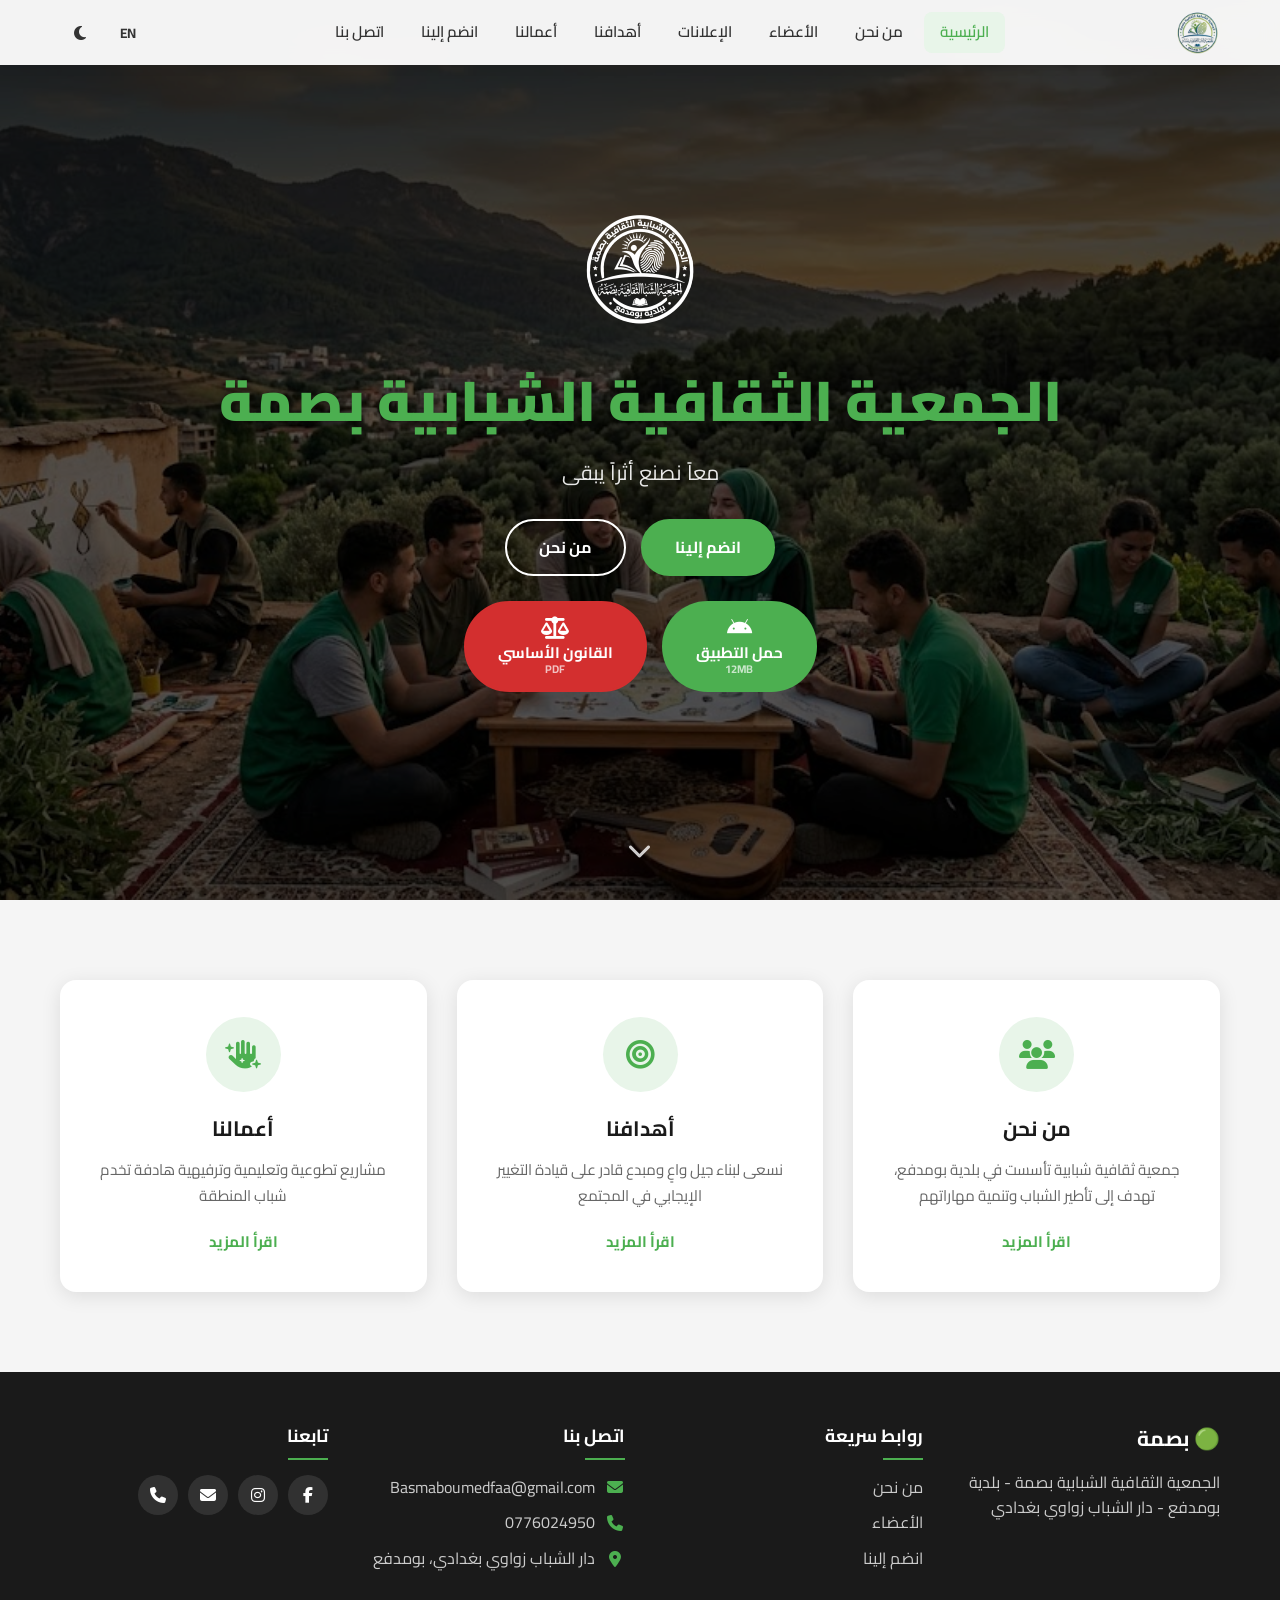
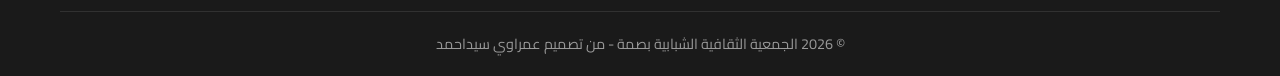
<file: index.html>
<!DOCTYPE html>
<html lang="ar" dir="rtl">
<head>
    <meta charset="UTF-8">
    <meta name="viewport" content="width=device-width, initial-scale=1.0">
    <meta name="description" content="الجمعية الثقافية الشبابية بصمة - جمعية شبابية ببلدية بومدفع">
    
    <!-- Favicon -->
    <link rel="icon" type="image/x-icon" href="photos/favicon.ico">
    
    <title>الجمعية الثقافية الشبابية بصمة | Basma</title>
    
    <!-- Styles -->
    <link rel="stylesheet" href="css/style.css">
    <link rel="stylesheet" href="css/dark-mode.css" id="dark-mode-style" disabled>
    
    <!-- Font Awesome -->
    <link rel="stylesheet" href="https://cdnjs.cloudflare.com/ajax/libs/font-awesome/6.5.1/css/all.min.css">
    
    <!-- Google Fonts -->
    <link href="https://fonts.googleapis.com/css2?family=Cairo:wght@300;400;600;700;900&display=swap" rel="stylesheet">
</head>
<body>
    
    <!-- ========== شريط التنقل ========== -->
    <nav class="navbar" id="navbar">
        <div class="nav-container">
            
            <!-- الشعار -->
            <a href="index.html" class="nav-logo">
                <img src="photos/logo.png" alt="بصمة" class="logo-img" onerror="this.style.display='none'; this.nextElementSibling.style.display='flex';">
                <span class="logo-text-fallback">🟢 بصمة</span>
            </a>
            
            <!-- روابط التنقل -->
            <ul class="nav-menu" id="navMenu">
                <li><a href="index.html" class="nav-link active" data-translate="home">الرئيسية</a></li>
                <li><a href="about.html" class="nav-link" data-translate="about">من نحن</a></li>
                <li><a href="members.html" class="nav-link" data-translate="members">الأعضاء</a></li>
                <li><a href="announcements.html" class="nav-link" data-translate="announcements">الإعلانات</a></li>
                <li><a href="goals.html" class="nav-link" data-translate="goals">أهدافنا</a></li>
                <li><a href="projects.html" class="nav-link" data-translate="projects">أعمالنا</a></li>
                <li><a href="join.html" class="nav-link" data-translate="join">انضم إلينا</a></li>
                <li><a href="contact.html" class="nav-link" data-translate="contact">اتصل بنا</a></li>
            </ul>
            
            <!-- أزرار التحكم -->
            <div class="nav-controls">
                <!-- زر الترجمة -->
                <button class="control-btn lang-btn" id="langToggle" title="Switch to English">
                    <span class="lang-text">EN</span>
                </button>
                
                <!-- زر الوضع الليلي -->
                <button class="control-btn dark-btn" id="darkToggle" title="الوضع الليلي">
                    <i class="fas fa-moon"></i>
                </button>
                
                <!-- زر القائمة للجوال -->
                <button class="control-btn menu-btn" id="menuToggle">
                    <i class="fas fa-bars"></i>
                </button>
            </div>
            
        </div>
    </nav>
    
    <!-- ========== الواجهة الرئيسية ========== -->
    <section class="hero" id="hero">
        <!-- صورة الخلفية -->
        <div class="hero-bg"></div>
        <!-- طبقة شفافة سوداء -->
        <div class="hero-overlay"></div>
        
        <!-- محتوى الواجهة -->
        <div class="hero-content">
            <!-- شعار الجمعية -->
            <div class="hero-logo-wrapper">
                <img src="photos/logo.png" alt="شعار بصمة" class="hero-logo" onerror="this.style.display='none';">
            </div>
            
            <!-- اسم الجمعية بالأخضر -->
            <h1 class="hero-title">
                <span class="title-main" data-translate="association_full_name">الجمعية الثقافية الشبابية بصمة</span>
            </h1>
            
            <!-- شعار مختصر -->
            <p class="hero-subtitle" data-translate="hero_tagline">معاً نصنع أثراً يبقى</p>
            
            <!-- أزرار الدعوة -->
            <div class="hero-buttons">
                <a href="join.html" class="btn btn-primary" data-translate="join">انضم إلينا</a>
                <a href="about.html" class="btn btn-outline" data-translate="about">من نحن</a>
            </div>
            
            <!-- أزرار التحميل -->
            <div class="hero-downloads">
                <a href="basmav1.APK" download class="btn btn-download">
                    <i class="fab fa-android"></i>
                    <span>
                        <span class="download-title" data-translate="download_app">حمل التطبيق</span>
                        <span class="download-size">12MB</span>
                    </span>
                </a>
                
                <a href="law.pdf" target="_blank" class="btn btn-download pdf-btn">
                    <i class="fas fa-balance-scale"></i>
                    <span>
                        <span class="download-title" data-translate="download_law">القانون الأساسي</span>
                        <span class="download-size">PDF</span>
                    </span>
                </a>
            </div>
        </div>
        
        <!-- سهم التمرير -->
        <div class="scroll-down">
            <a href="#cards-section">
                <i class="fas fa-chevron-down"></i>
            </a>
        </div>
    </section>
    
    <!-- ========== قسم النوافذ الثلاثة ========== -->
    <section class="cards-section" id="cards-section">
        <div class="container">
            <div class="cards-grid">
                
                <!-- نافذة 1: من نحن -->
                <div class="info-card">
                    <div class="card-icon"><i class="fas fa-users"></i></div>
                    <h3 class="card-title" data-translate="about">من نحن</h3>
                    <p class="card-text" data-translate="about_brief">جمعية ثقافية شبابية تأسست في بلدية بومدفع، تهدف إلى تأطير الشباب وتنمية مهاراتهم</p>
                    <a href="about.html" class="card-link" data-translate="read_more">اقرأ المزيد <i class="fas fa-arrow-left"></i></a>
                </div>
                
                <!-- نافذة 2: أهدافنا -->
                <div class="info-card">
                    <div class="card-icon"><i class="fas fa-bullseye"></i></div>
                    <h3 class="card-title" data-translate="goals">أهدافنا</h3>
                    <p class="card-text" data-translate="goals_brief">نسعى لبناء جيل واعٍ ومبدع قادر على قيادة التغيير الإيجابي في المجتمع</p>
                    <a href="goals.html" class="card-link" data-translate="read_more">اقرأ المزيد <i class="fas fa-arrow-left"></i></a>
                </div>
                
                <!-- نافذة 3: أعمالنا -->
                <div class="info-card">
                    <div class="card-icon"><i class="fas fa-hand-sparkles"></i></div>
                    <h3 class="card-title" data-translate="projects">أعمالنا</h3>
                    <p class="card-text" data-translate="projects_brief">مشاريع تطوعية وتعليمية وترفيهية هادفة تخدم شباب المنطقة</p>
                    <a href="projects.html" class="card-link" data-translate="read_more">اقرأ المزيد <i class="fas fa-arrow-left"></i></a>
                </div>
                
            </div>
        </div>
    </section>
    
    <!-- ========== تذييل الصفحة ========== -->
    <footer class="footer">
        <div class="container">
            <div class="footer-content">
                
                <!-- شعار ونبذة -->
                <div class="footer-col">
                    <h3 class="footer-logo">🟢 بصمة</h3>
                    <p data-translate="footer_desc">الجمعية الثقافية الشبابية بصمة - بلدية بومدفع - دار الشباب زواوي بغدادي</p>
                </div>
                
                <!-- روابط سريعة -->
                <div class="footer-col">
                    <h4 data-translate="quick_links">روابط سريعة</h4>
                    <ul>
                        <li><a href="about.html" data-translate="about">من نحن</a></li>
                        <li><a href="members.html" data-translate="members">الأعضاء</a></li>
                        <li><a href="join.html" data-translate="join">انضم إلينا</a></li>
                    </ul>
                </div>
                
                <!-- معلومات التواصل -->
                <div class="footer-col">
                    <h4 data-translate="contact_us">اتصل بنا</h4>
                    <ul class="contact-list">
                        <li>
                            <i class="fas fa-envelope"></i>
                            <a href="mailto:Basmaboumedfaa@gmail.com">Basmaboumedfaa@gmail.com</a>
                        </li>
                        <li>
                            <i class="fas fa-phone"></i>
                            <a href="tel:+213776024950">0776024950</a>
                        </li>
                        <li>
                            <i class="fas fa-map-marker-alt"></i>
                            <span data-translate="address">دار الشباب زواوي بغدادي، بومدفع</span>
                        </li>
                    </ul>
                </div>
                
                <!-- وسائل التواصل -->
                <div class="footer-col">
                    <h4 data-translate="follow_us">تابعنا</h4>
                    <div class="social-links">
                        <a href="https://www.facebook.com/profile.php?id=61591157512595" class="social-link" target="_blank" rel="noopener"><i class="fab fa-facebook-f"></i></a>
                        <a href="https://www.instagram.com/basma_boumedfaa/" class="social-link" target="_blank" rel="noopener"><i class="fab fa-instagram"></i></a>
                        <a href="mailto:Basmaboumedfaa@gmail.com" class="social-link"><i class="fas fa-envelope"></i></a>
                        <a href="tel:+213776024950" class="social-link"><i class="fas fa-phone"></i></a>
                    </div>
                </div>
                
            </div>
            
            <!-- الحقوق -->
            <div class="footer-bottom">
                <p>&copy; <span id="year"></span> <span data-translate="association_full_name">الجمعية الثقافية الشبابية بصمة</span> - <span data-translate="rights">جميع الحقوق محفوظة</span></p>
            </div>
        </div>
    </footer>
    
    <!-- زر العودة للأعلى -->
    <button class="scroll-top-btn" id="scrollTopBtn" title="العودة للأعلى">
        <i class="fas fa-chevron-up"></i>
    </button>
    
    <!-- ملفات الجافاسكريبت -->
    <script src="js/translations.js"></script>
    <script src="js/dark-mode.js"></script>
    <script src="js/script.js"></script>
</body>
</html>
</file>
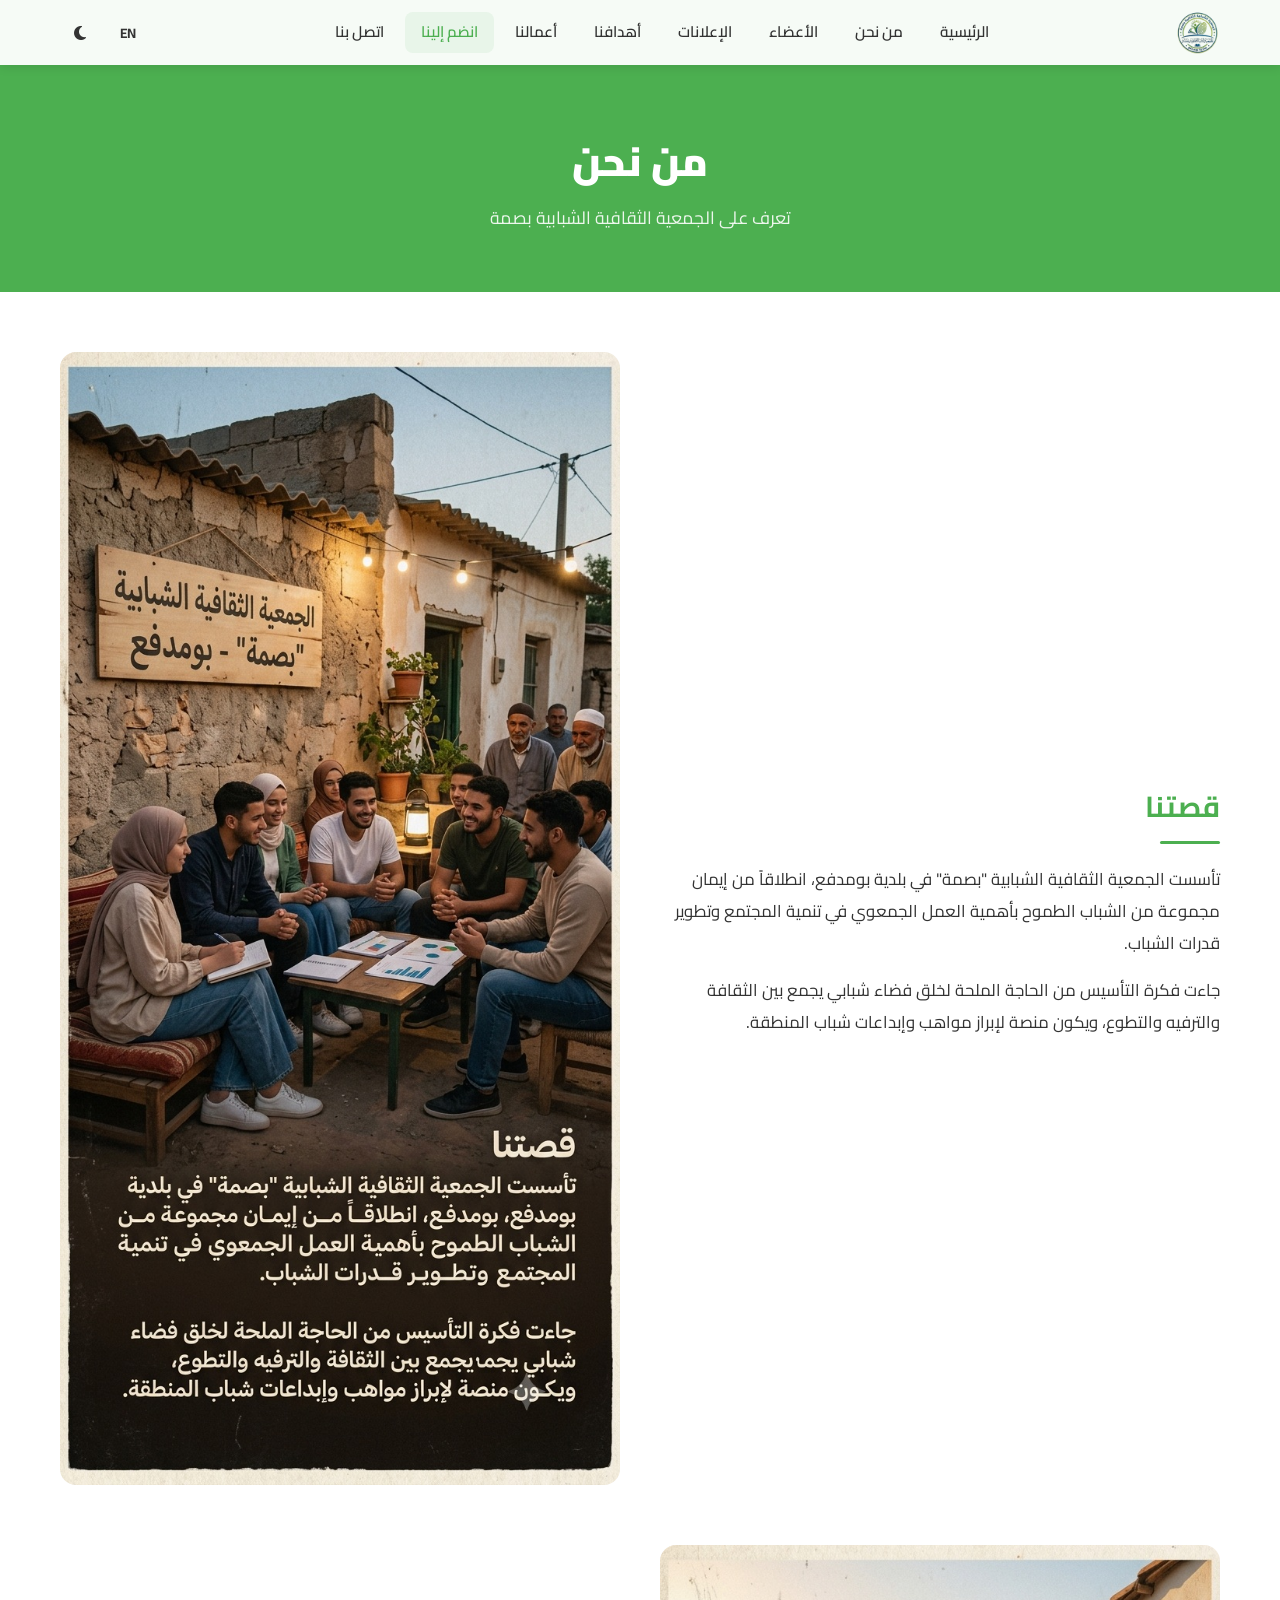
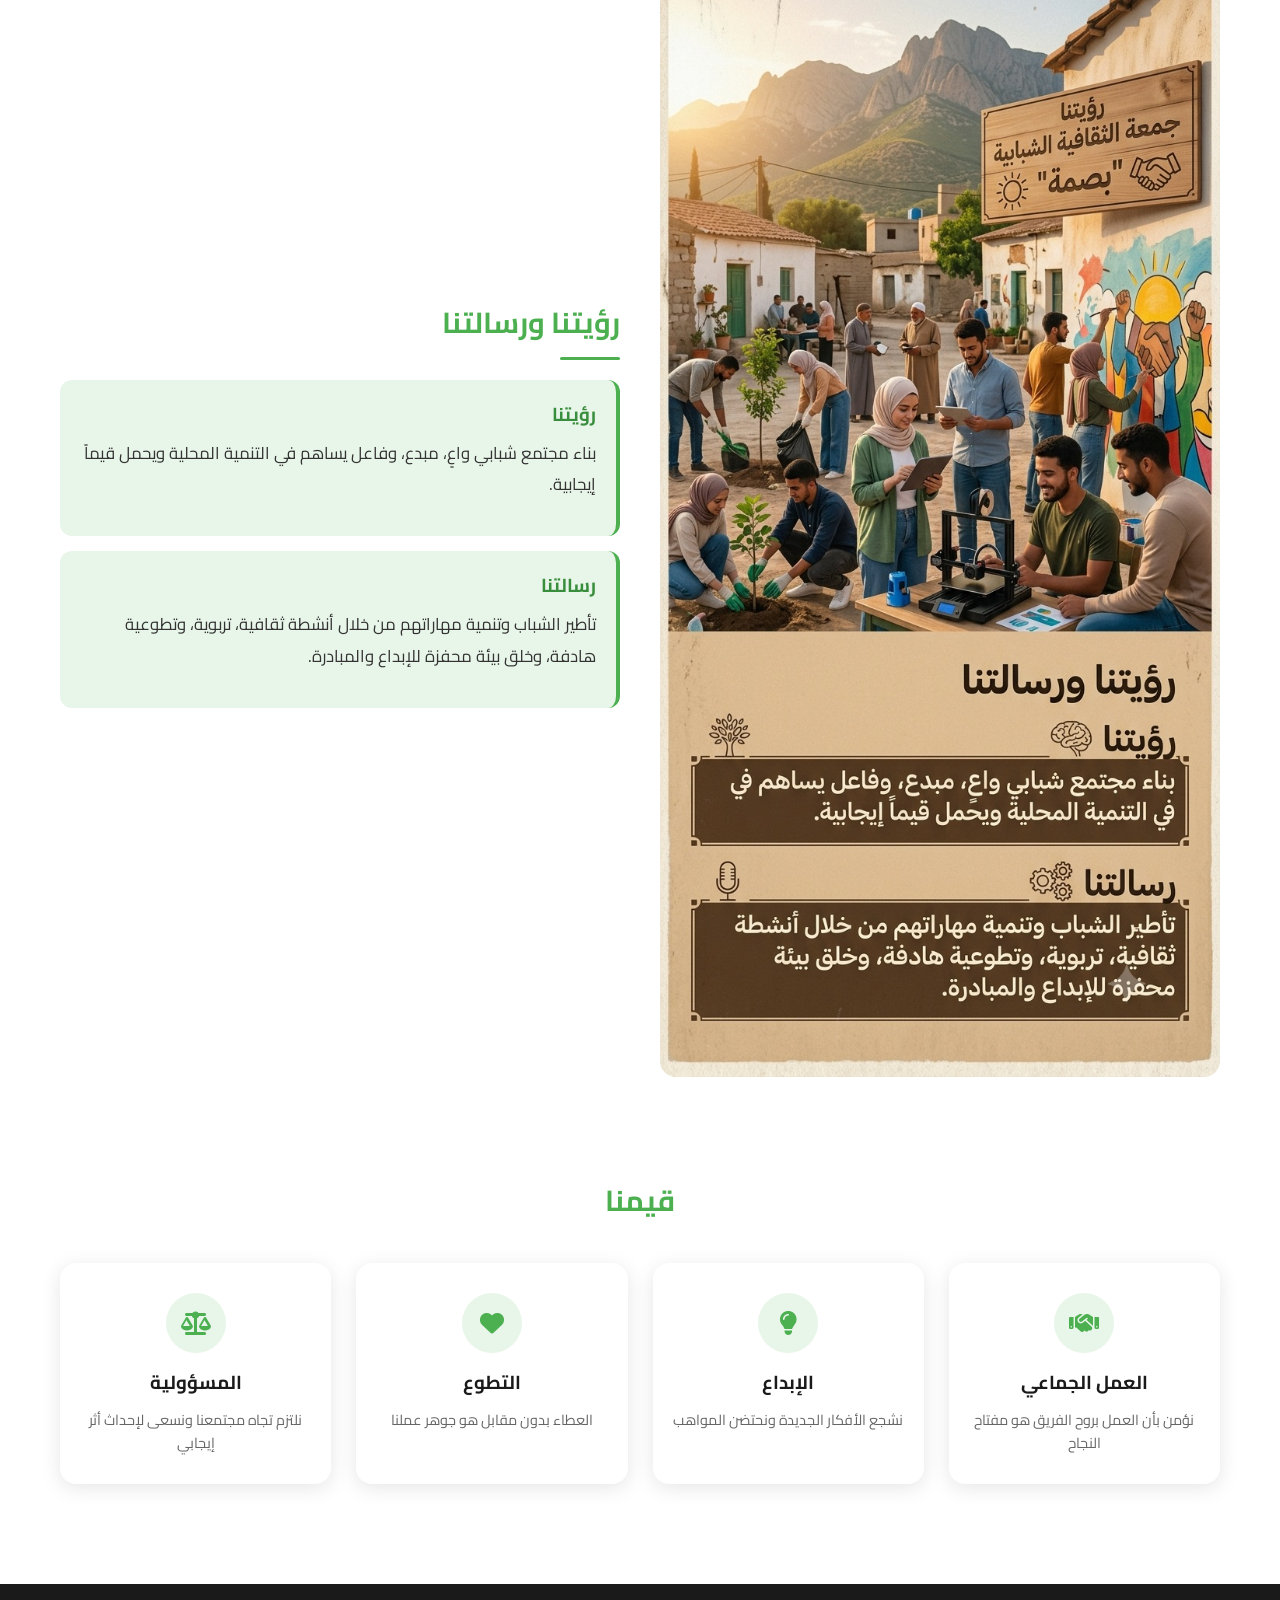
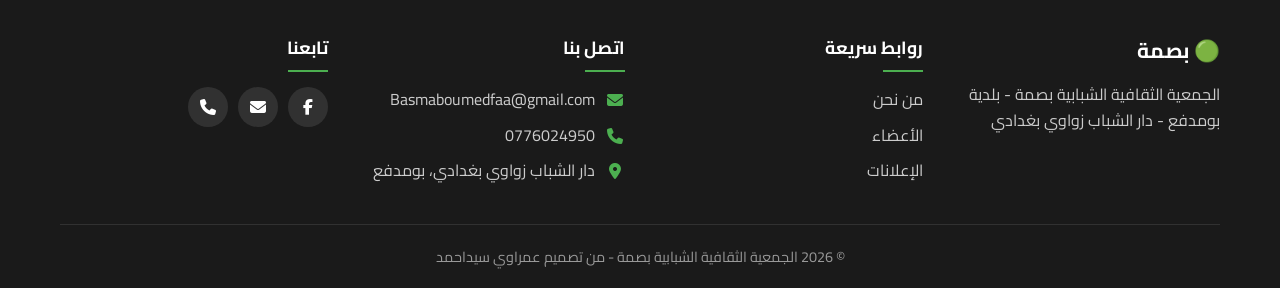
<file: about.html>
<!DOCTYPE html>
<html lang="ar" dir="rtl">
<head>
    <meta charset="UTF-8">
    <meta name="viewport" content="width=device-width, initial-scale=1.0">
    <title>من نحن | الجمعية الثقافية الشبابية بصمة</title>
    
    <link rel="icon" type="image/x-icon" href="photos/favicon.ico">
    <link rel="stylesheet" href="css/style.css">
    <link rel="stylesheet" href="css/dark-mode.css" id="dark-mode-style" disabled>
    <link rel="stylesheet" href="https://cdnjs.cloudflare.com/ajax/libs/font-awesome/6.5.1/css/all.min.css">
    <link href="https://fonts.googleapis.com/css2?family=Cairo:wght@300;400;600;700;900&display=swap" rel="stylesheet">
</head>
<body>
    
    <!-- ========== شريط التنقل ========== -->
    <nav class="navbar" id="navbar">
        <div class="nav-container">
            <a href="index.html" class="nav-logo">
                <img src="photos/logo.png" alt="بصمة" class="logo-img" onerror="this.style.display='none'; this.nextElementSibling.style.display='flex';">
                <span class="logo-text-fallback">🟢 بصمة</span>
            </a>
            
            <ul class="nav-menu" id="navMenu">
                <li><a href="index.html" class="nav-link" data-translate="home">الرئيسية</a></li>
                <li><a href="about.html" class="nav-link" data-translate="about">من نحن</a></li>
                <li><a href="members.html" class="nav-link" data-translate="members">الأعضاء</a></li>
                <li><a href="announcements.html" class="nav-link" data-translate="announcements">الإعلانات</a></li>
                <li><a href="goals.html" class="nav-link" data-translate="goals">أهدافنا</a></li>
                <li><a href="projects.html" class="nav-link" data-translate="projects">أعمالنا</a></li>
                <li><a href="join.html" class="nav-link active" data-translate="join">انضم إلينا</a></li>
                <li><a href="contact.html" class="nav-link" data-translate="contact">اتصل بنا</a></li>
            </ul>
            
            <div class="nav-controls">
                <button class="control-btn lang-btn" id="langToggle" title="Switch to English">
                    <span class="lang-text">EN</span>
                </button>
                <button class="control-btn dark-btn" id="darkToggle" title="الوضع الليلي">
                    <i class="fas fa-moon"></i>
                </button>
                <button class="control-btn menu-btn" id="menuToggle">
                    <i class="fas fa-bars"></i>
                </button>
            </div>
        </div>
    </nav>
    
    <!-- ========== رأس الصفحة ========== -->
    <section class="page-header">
        <div class="container">
            <h1 class="page-title" data-translate="about_title">من نحن</h1>
            <p class="page-subtitle" data-translate="about_subtitle">تعرف على الجمعية الثقافية الشبابية بصمة</p>
        </div>
    </section>
    
    <!-- ========== المحتوى ========== -->
    <section class="about-content-section">
        <div class="container">
            
            <!-- قصة التأسيس -->
            <div class="about-block">
                <div class="about-text">
                    <h2 data-translate="our_story">قصتنا</h2>
                    <p data-translate="story_text_1">
                        تأسست الجمعية الثقافية الشبابية "بصمة" في بلدية بومدفع، انطلاقاً من إيمان مجموعة من الشباب الطموح
                        بأهمية العمل الجمعوي في تنمية المجتمع وتطوير قدرات الشباب.
                    </p>
                    <p data-translate="story_text_2">
                        جاءت فكرة التأسيس من الحاجة الملحة لخلق فضاء شبابي يجمع بين الثقافة والترفيه والتطوع،
                        ويكون منصة لإبراز مواهب وإبداعات شباب المنطقة.
                    </p>
                </div>
                <div class="about-image">
                    <img src="photos/about-story.jpg" alt="قصة التأسيس" onerror="this.style.display='none'; this.nextElementSibling.style.display='flex';">
                    <div class="about-image-placeholder" style="display:none;">
                        <i class="fas fa-book-open"></i>
                    </div>
                </div>
            </div>
            
            <!-- الرؤية والرسالة -->
            <div class="about-block reverse">
                <div class="about-text">
                    <h2 data-translate="vision_mission">رؤيتنا ورسالتنا</h2>
                    <div class="vision-box">
                        <h3 data-translate="vision">رؤيتنا</h3>
                        <p data-translate="vision_text">
                            بناء مجتمع شبابي واعٍ، مبدع، وفاعل يساهم في التنمية المحلية ويحمل قيماً إيجابية.
                        </p>
                    </div>
                    <div class="mission-box">
                        <h3 data-translate="mission">رسالتنا</h3>
                        <p data-translate="mission_text">
                            تأطير الشباب وتنمية مهاراتهم من خلال أنشطة ثقافية، تربوية، وتطوعية هادفة،
                            وخلق بيئة محفزة للإبداع والمبادرة.
                        </p>
                    </div>
                </div>
                <div class="about-image">
                    <img src="photos/about-vision.jpg" alt="الرؤية والرسالة" onerror="this.style.display='none'; this.nextElementSibling.style.display='flex';">
                    <div class="about-image-placeholder" style="display:none;">
                        <i class="fas fa-eye"></i>
                    </div>
                </div>
            </div>
            
            <!-- القيم -->
            <div class="values-section">
                <h2 class="section-title" data-translate="our_values">قيمنا</h2>
                <div class="values-grid">
                    <div class="value-card">
                        <div class="value-icon"><i class="fas fa-handshake"></i></div>
                        <h3 data-translate="value1_title">العمل الجماعي</h3>
                        <p data-translate="value1_text">نؤمن بأن العمل بروح الفريق هو مفتاح النجاح</p>
                    </div>
                    <div class="value-card">
                        <div class="value-icon"><i class="fas fa-lightbulb"></i></div>
                        <h3 data-translate="value2_title">الإبداع</h3>
                        <p data-translate="value2_text">نشجع الأفكار الجديدة ونحتضن المواهب</p>
                    </div>
                    <div class="value-card">
                        <div class="value-icon"><i class="fas fa-heart"></i></div>
                        <h3 data-translate="value3_title">التطوع</h3>
                        <p data-translate="value3_text">العطاء بدون مقابل هو جوهر عملنا</p>
                    </div>
                    <div class="value-card">
                        <div class="value-icon"><i class="fas fa-balance-scale"></i></div>
                        <h3 data-translate="value4_title">المسؤولية</h3>
                        <p data-translate="value4_text">نلتزم تجاه مجتمعنا ونسعى لإحداث أثر إيجابي</p>
                    </div>
                </div>
            </div>
            
        </div>
    </section>
    
    <!-- ========== تذييل ========== -->
    <footer class="footer">
        <div class="container">
            <div class="footer-content">
                <div class="footer-col">
                    <h3 class="footer-logo">🟢 بصمة</h3>
                    <p data-translate="footer_desc">الجمعية الثقافية الشبابية بصمة - بلدية بومدفع - دار الشباب زواوي بغدادي</p>
                </div>
                <div class="footer-col">
                    <h4 data-translate="quick_links">روابط سريعة</h4>
                    <ul>
                        <li><a href="about.html" data-translate="about">من نحن</a></li>
                        <li><a href="members.html" data-translate="members">الأعضاء</a></li>
                        <li><a href="announcements.html" data-translate="announcements">الإعلانات</a></li>
                    </ul>
                </div>
                <div class="footer-col">
                    <h4 data-translate="contact_us">اتصل بنا</h4>
                    <ul class="contact-list">
                        <li><i class="fas fa-envelope"></i> <a href="mailto:Basmaboumedfaa@gmail.com">Basmaboumedfaa@gmail.com</a></li>
                        <li><i class="fas fa-phone"></i> <a href="tel:+213776024950">0776024950</a></li>
                        <li><i class="fas fa-map-marker-alt"></i> <span data-translate="address">دار الشباب زواوي بغدادي، بومدفع</span></li>
                    </ul>
                </div>
                <div class="footer-col">
                    <h4 data-translate="follow_us">تابعنا</h4>
                    <div class="social-links">
                        <a href="https://www.facebook.com/profile.php?id=61591157512595" class="social-link" target="_blank" rel="noopener"><i class="fab fa-facebook-f"></i></a>
                        <a href="mailto:Basmaboumedfaa@gmail.com" class="social-link"><i class="fas fa-envelope"></i></a>
                        <a href="tel:+213776024950" class="social-link"><i class="fas fa-phone"></i></a>
                    </div>
                </div>
            </div>
            <div class="footer-bottom">
                <p>&copy; <span id="year"></span> <span data-translate="association_full_name">الجمعية الثقافية الشبابية بصمة</span> - <span data-translate="rights">جميع الحقوق محفوظة</span></p>
            </div>
        </div>
    </footer>
    
    <button class="scroll-top-btn" id="scrollTopBtn"><i class="fas fa-chevron-up"></i></button>
    
    <script src="js/translations.js"></script>
    <script src="js/dark-mode.js"></script>
    <script src="js/script.js"></script>
</body>
</html>
</file>
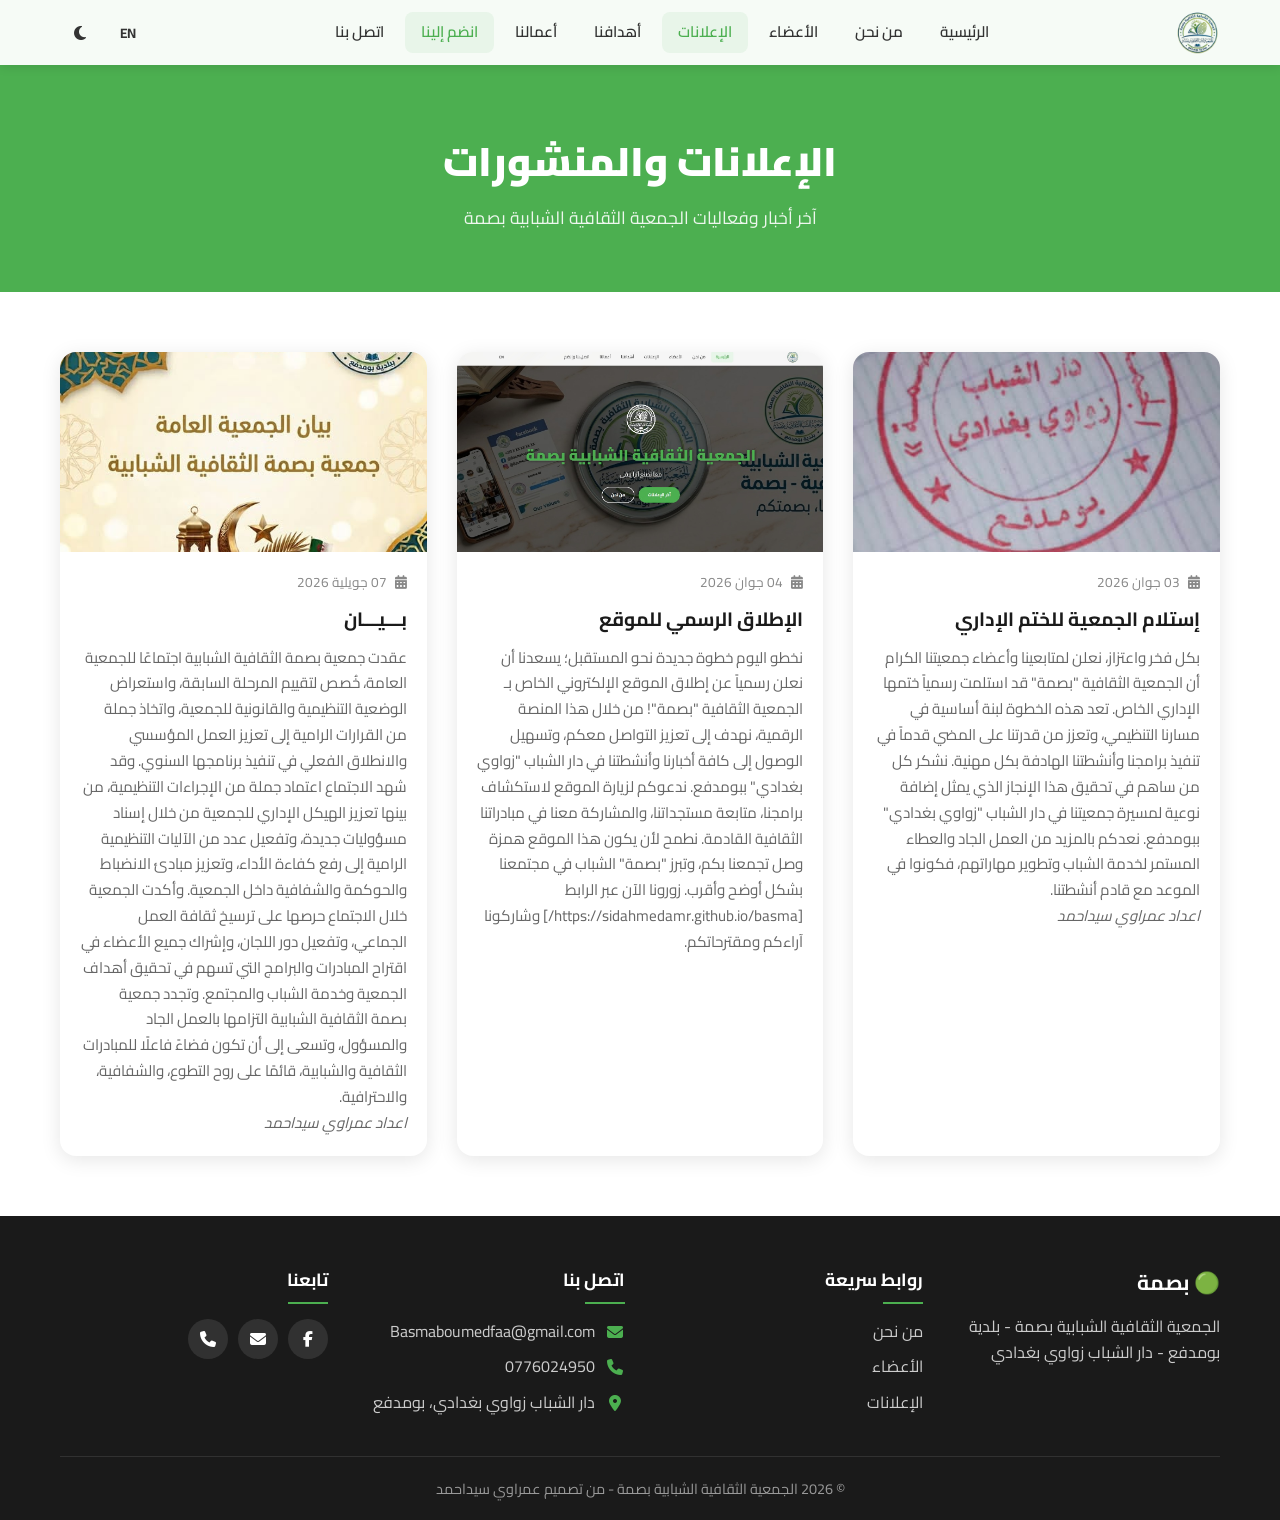
<file: announcements.html>
<!DOCTYPE html>
<html lang="ar" dir="rtl">
<head>
    <meta charset="UTF-8">
    <meta name="viewport" content="width=device-width, initial-scale=1.0">
    <title>الإعلانات | الجمعية الثقافية الشبابية بصمة</title>
    
    <link rel="icon" type="image/x-icon" href="photos/favicon.ico">
    <link rel="stylesheet" href="css/style.css">
    <link rel="stylesheet" href="css/dark-mode.css" id="dark-mode-style" disabled>
    <link rel="stylesheet" href="https://cdnjs.cloudflare.com/ajax/libs/font-awesome/6.5.1/css/all.min.css">
    <link href="https://fonts.googleapis.com/css2?family=Cairo:wght@300;400;600;700;900&display=swap" rel="stylesheet">
</head>
<body>
    
    <!-- ========== شريط التنقل ========== -->
    <nav class="navbar" id="navbar">
        <div class="nav-container">
            <a href="index.html" class="nav-logo">
                <img src="photos/logo.png" alt="بصمة" class="logo-img" onerror="this.style.display='none'; this.nextElementSibling.style.display='flex';">
                <span class="logo-text-fallback">🟢 بصمة</span>
            </a>
            
            <ul class="nav-menu" id="navMenu">
                <li><a href="index.html" class="nav-link" data-translate="home">الرئيسية</a></li>
                <li><a href="about.html" class="nav-link" data-translate="about">من نحن</a></li>
                <li><a href="members.html" class="nav-link" data-translate="members">الأعضاء</a></li>
                <li><a href="announcements.html" class="nav-link active" data-translate="announcements">الإعلانات</a></li>
                <li><a href="goals.html" class="nav-link" data-translate="goals">أهدافنا</a></li>
                <li><a href="projects.html" class="nav-link" data-translate="projects">أعمالنا</a></li>
                <li><a href="join.html" class="nav-link active" data-translate="join">انضم إلينا</a></li>
                <li><a href="contact.html" class="nav-link" data-translate="contact">اتصل بنا</a></li>
            </ul>
            
            <div class="nav-controls">
                <button class="control-btn lang-btn" id="langToggle" title="Switch to English">
                    <span class="lang-text">EN</span>
                </button>
                <button class="control-btn dark-btn" id="darkToggle" title="الوضع الليلي">
                    <i class="fas fa-moon"></i>
                </button>
                <button class="control-btn menu-btn" id="menuToggle">
                    <i class="fas fa-bars"></i>
                </button>
            </div>
        </div>
    </nav>
    
    <!-- ========== رأس الصفحة ========== -->
    <section class="page-header">
        <div class="container">
            <h1 class="page-title" data-translate="announcements_title">الإعلانات والمنشورات</h1>
            <p class="page-subtitle" data-translate="announcements_subtitle">آخر أخبار وفعاليات الجمعية الثقافية الشبابية بصمة</p>
        </div>
    </section>
    
    <!-- ========== قائمة الإعلانات ========== -->
    <section class="announcements-section">
        <div class="container">
            <div class="announcements-grid">
                
                <!-- ========== إعلان رقم 1 ========== -->
                <!-- ann00001 -->
                <article class="announcement-card">
                    <div class="announcement-img">
                        <img src="ann-pics/ann00001.jpg" alt="إستلام الختم الإداري" class="ann-img" onerror="this.style.display='none'; this.nextElementSibling.style.display='flex';">
                        <div class="announcement-img-placeholder" style="display:none;">
                            <i class="fas fa-bullhorn"></i>
                        </div>
                    </div>
                    <div class="announcement-body">
                        <div class="announcement-date">
                            <i class="fas fa-calendar-alt"></i>
                            <span>03 جوان 2026</span>
                        </div>
                        <h3>إستلام الجمعية للختم الإداري</h3>
                        <p>بكل فخر واعتزاز، نعلن لمتابعينا وأعضاء جمعيتنا الكرام أن الجمعية الثقافية "بصمة" قد استلمت رسمياً ختمها الإداري الخاص.
تعد هذه الخطوة لبنة أساسية في مسارنا التنظيمي، وتعزز من قدرتنا على المضي قدماً في تنفيذ برامجنا وأنشطتنا الهادفة بكل مهنية.
نشكر كل من ساهم في تحقيق هذا الإنجاز الذي يمثل إضافة نوعية لمسيرة جمعيتنا في دار الشباب "زواوي بغدادي" ببومدفع.
نعدكم بالمزيد من العمل الجاد والعطاء المستمر لخدمة الشباب وتطوير مهاراتهم، فكونوا في الموعد مع قادم أنشطتنا.<br><em>اعداد عمراوي سيداحمد</em></p>
                    </div>
                </article>

                
                <!-- ========== إعلان رقم 2 ========== -->
                <!-- ann00002 -->
                <article class="announcement-card">
                    <div class="announcement-img">
                        <img src="ann-pics/ann00002.jpg" alt="إعلان 2" class="ann-img" onerror="this.style.display='none'; this.nextElementSibling.style.display='flex';">
                        <div class="announcement-img-placeholder" style="display:none;">
                            <i class="fas fa-bullhorn"></i>
                        </div>
                    </div>
                    <div class="announcement-body">
                        <div class="announcement-date">
                            <i class="fas fa-calendar-alt"></i>
                            <span>04 جوان 2026</span>
                        </div>
                        <h3>الإطلاق الرسمي للموقع</h3>
                        <p>نخطو اليوم خطوة جديدة نحو المستقبل؛ يسعدنا أن نعلن رسمياً عن إطلاق الموقع الإلكتروني الخاص بـ الجمعية الثقافية "بصمة"!

من خلال هذا المنصة الرقمية، نهدف إلى تعزيز التواصل معكم، وتسهيل الوصول إلى كافة أخبارنا وأنشطتنا في دار الشباب "زواوي بغدادي" ببومدفع. ندعوكم لزيارة الموقع لاستكشاف برامجنا، متابعة مستجداتنا، والمشاركة معنا في مبادراتنا الثقافية القادمة.

نطمح لأن يكون هذا الموقع همزة وصل تجمعنا بكم، وتبرز "بصمة" الشباب في مجتمعنا بشكل أوضح وأقرب. زورونا الآن عبر الرابط [https://sidahmedamr.github.io/basma/] وشاركونا آراءكم ومقترحاتكم.</p>
                    </div>
                </article>

                                <!-- ========== إعلان رقم 3 ========== -->
                <!-- ann00003 -->
                <article class="announcement-card">
                    <div class="announcement-img">
                        <img src="ann-pics/ann00003.jpg" alt="بيان" class="ann-img" onerror="this.style.display='none'; this.nextElementSibling.style.display='flex';">
                        <div class="announcement-img-placeholder" style="display:none;">
                            <i class="fas fa-bullhorn"></i>
                        </div>
                    </div>
                    <div class="announcement-body">
                        <div class="announcement-date">
                            <i class="fas fa-calendar-alt"></i>
                            <span>07 جويلية 2026</span>
                        </div>
                        <h3>بـــيـــان</h3>
                        <p>
عقدت جمعية بصمة الثقافية الشبابية اجتماعًا للجمعية العامة، خُصص لتقييم المرحلة السابقة، واستعراض الوضعية التنظيمية والقانونية للجمعية، واتخاذ جملة من القرارات الرامية إلى تعزيز العمل المؤسسي والانطلاق الفعلي في تنفيذ برنامجها السنوي.
وقد شهد الاجتماع اعتماد جملة من الإجراءات التنظيمية، من بينها تعزيز الهيكل الإداري للجمعية من خلال إسناد مسؤوليات جديدة، وتفعيل عدد من الآليات التنظيمية الرامية إلى رفع كفاءة الأداء، وتعزيز مبادئ الانضباط والحوكمة والشفافية داخل الجمعية.
وأكدت الجمعية خلال الاجتماع حرصها على ترسيخ ثقافة العمل الجماعي، وتفعيل دور اللجان، وإشراك جميع الأعضاء في اقتراح المبادرات والبرامج التي تسهم في تحقيق أهداف الجمعية وخدمة الشباب والمجتمع.
وتجدد جمعية بصمة الثقافية الشبابية التزامها بالعمل الجاد والمسؤول، وتسعى إلى أن تكون فضاءً فاعلًا للمبادرات الثقافية والشبابية، قائمًا على روح التطوع، والشفافية، والاحترافية.
<br><em>اعداد عمراوي سيداحمد</em></p>
                    </div>
                </article>
                
            </div>
        </div>
    </section>
    
    <!-- ========== تذييل ========== -->
    <footer class="footer">
        <div class="container">
            <div class="footer-content">
                <div class="footer-col">
                    <h3 class="footer-logo">🟢 بصمة</h3>
                    <p data-translate="footer_desc">الجمعية الثقافية الشبابية بصمة - بلدية بومدفع - دار الشباب زواوي بغدادي</p>
                </div>
                <div class="footer-col">
                    <h4 data-translate="quick_links">روابط سريعة</h4>
                    <ul>
                        <li><a href="about.html" data-translate="about">من نحن</a></li>
                        <li><a href="members.html" data-translate="members">الأعضاء</a></li>
                        <li><a href="announcements.html" data-translate="announcements">الإعلانات</a></li>
                    </ul>
                </div>
                <div class="footer-col">
                    <h4 data-translate="contact_us">اتصل بنا</h4>
                    <ul class="contact-list">
                        <li><i class="fas fa-envelope"></i> <a href="mailto:Basmaboumedfaa@gmail.com">Basmaboumedfaa@gmail.com</a></li>
                        <li><i class="fas fa-phone"></i> <a href="tel:+213776024950">0776024950</a></li>
                        <li><i class="fas fa-map-marker-alt"></i> <span data-translate="address">دار الشباب زواوي بغدادي، بومدفع</span></li>
                    </ul>
                </div>
                <div class="footer-col">
                    <h4 data-translate="follow_us">تابعنا</h4>
                    <div class="social-links">
                        <a href="https://www.facebook.com/profile.php?id=61591157512595" class="social-link" target="_blank" rel="noopener"><i class="fab fa-facebook-f"></i></a>
                        <a href="mailto:Basmaboumedfaa@gmail.com" class="social-link"><i class="fas fa-envelope"></i></a>
                        <a href="tel:+213776024950" class="social-link"><i class="fas fa-phone"></i></a>
                    </div>
                </div>
            </div>
            <div class="footer-bottom">
                <p>&copy; <span id="year"></span> <span data-translate="association_full_name">الجمعية الثقافية الشبابية بصمة</span> - <span data-translate="rights">جميع الحقوق محفوظة</span></p>
            </div>
        </div>
    </footer>
    
    <button class="scroll-top-btn" id="scrollTopBtn"><i class="fas fa-chevron-up"></i></button>
    
    <script src="js/translations.js"></script>
    <script src="js/dark-mode.js"></script>
    <script src="js/script.js"></script>
</body>
</html>
</file>
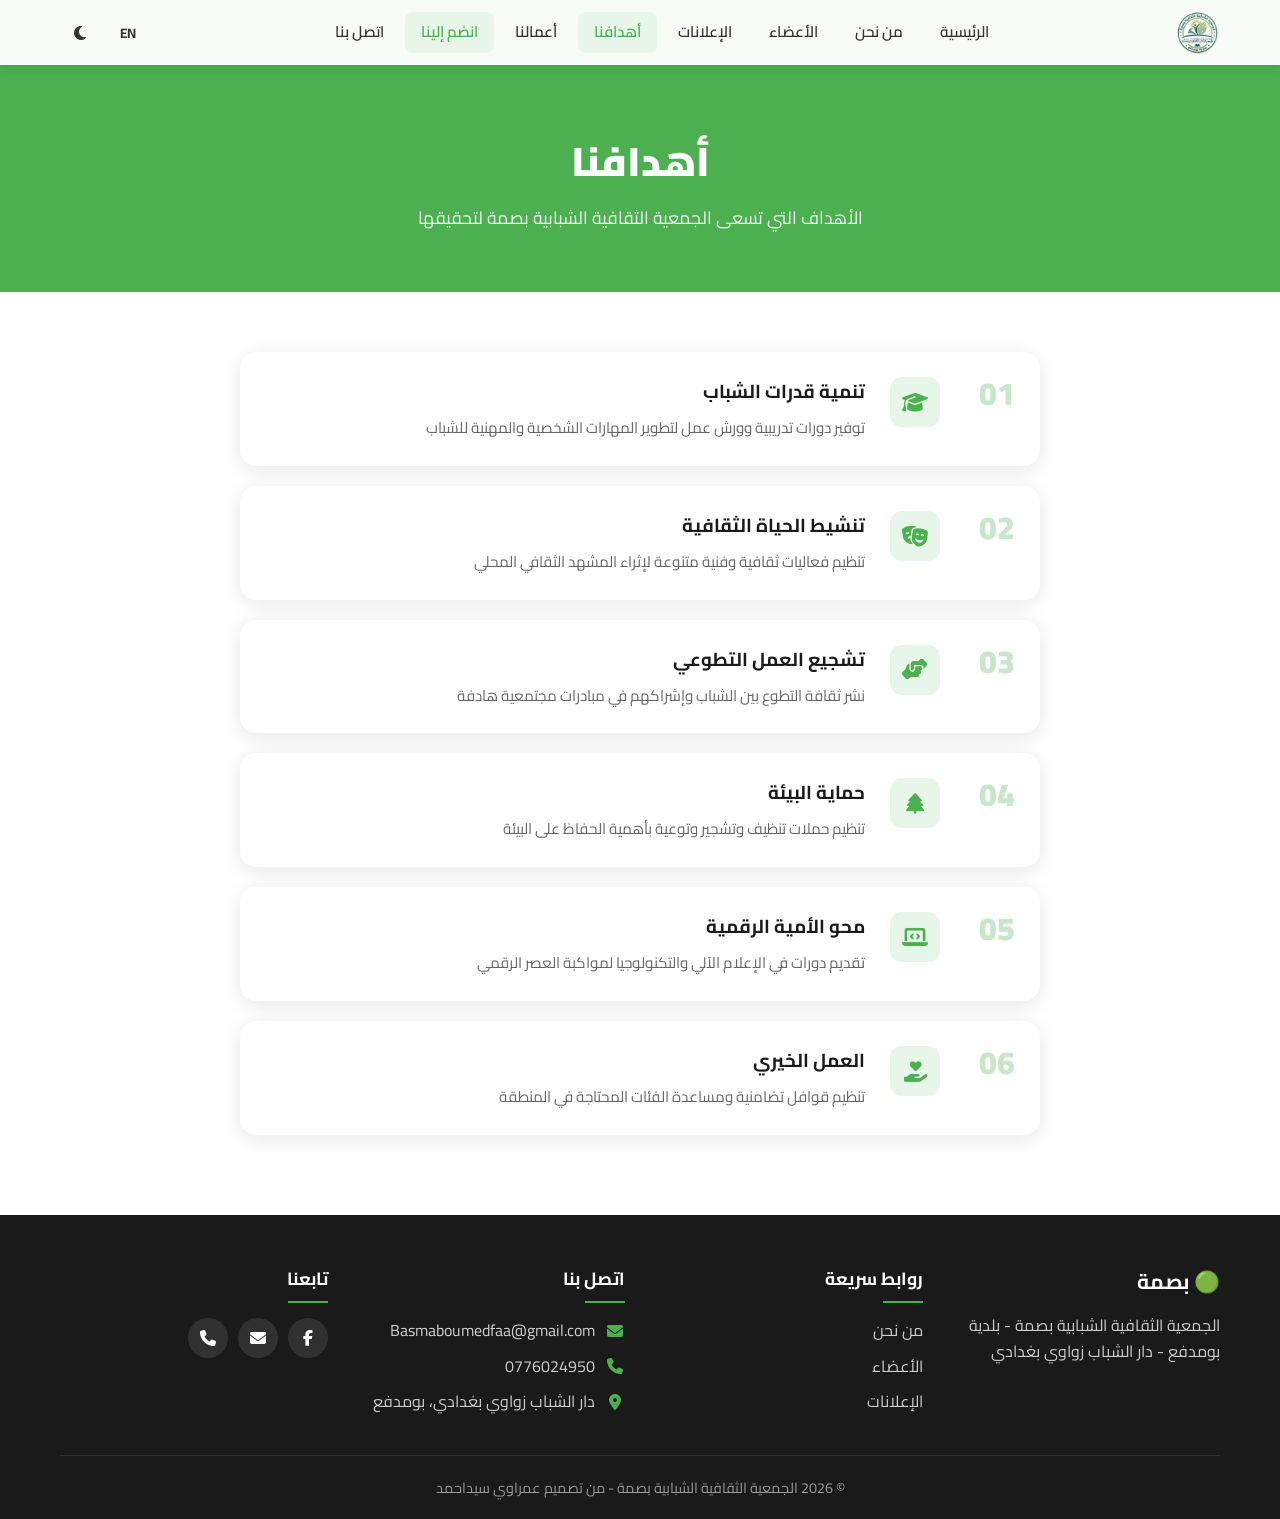
<file: goals.html>
<!DOCTYPE html>
<html lang="ar" dir="rtl">
<head>
    <meta charset="UTF-8">
    <meta name="viewport" content="width=device-width, initial-scale=1.0">
    <title>أهدافنا | الجمعية الثقافية الشبابية بصمة</title>
    
    <link rel="icon" type="image/x-icon" href="photos/favicon.ico">
    <link rel="stylesheet" href="css/style.css">
    <link rel="stylesheet" href="css/dark-mode.css" id="dark-mode-style" disabled>
    <link rel="stylesheet" href="https://cdnjs.cloudflare.com/ajax/libs/font-awesome/6.5.1/css/all.min.css">
    <link href="https://fonts.googleapis.com/css2?family=Cairo:wght@300;400;600;700;900&display=swap" rel="stylesheet">
</head>
<body>
    
    <!-- ========== شريط التنقل ========== -->
    <nav class="navbar" id="navbar">
        <div class="nav-container">
            <a href="index.html" class="nav-logo">
                <img src="photos/logo.png" alt="بصمة" class="logo-img" onerror="this.style.display='none'; this.nextElementSibling.style.display='flex';">
                <span class="logo-text-fallback">🟢 بصمة</span>
            </a>
            
            <ul class="nav-menu" id="navMenu">
                <li><a href="index.html" class="nav-link" data-translate="home">الرئيسية</a></li>
                <li><a href="about.html" class="nav-link" data-translate="about">من نحن</a></li>
                <li><a href="members.html" class="nav-link" data-translate="members">الأعضاء</a></li>
                <li><a href="announcements.html" class="nav-link" data-translate="announcements">الإعلانات</a></li>
                <li><a href="goals.html" class="nav-link active" data-translate="goals">أهدافنا</a></li>
                <li><a href="projects.html" class="nav-link" data-translate="projects">أعمالنا</a></li>
                <li><a href="join.html" class="nav-link active" data-translate="join">انضم إلينا</a></li>
                <li><a href="contact.html" class="nav-link" data-translate="contact">اتصل بنا</a></li>
            </ul>
            
            <div class="nav-controls">
                <button class="control-btn lang-btn" id="langToggle" title="Switch to English">
                    <span class="lang-text">EN</span>
                </button>
                <button class="control-btn dark-btn" id="darkToggle" title="الوضع الليلي">
                    <i class="fas fa-moon"></i>
                </button>
                <button class="control-btn menu-btn" id="menuToggle">
                    <i class="fas fa-bars"></i>
                </button>
            </div>
        </div>
    </nav>
    
    <!-- ========== رأس الصفحة ========== -->
    <section class="page-header">
        <div class="container">
            <h1 class="page-title" data-translate="goals_title">أهدافنا</h1>
            <p class="page-subtitle" data-translate="goals_subtitle">الأهداف التي تسعى الجمعية الثقافية الشبابية بصمة لتحقيقها</p>
        </div>
    </section>
    
    <!-- ========== قائمة الأهداف ========== -->
    <section class="goals-section">
        <div class="container">
            <div class="goals-list">
                
                <!-- هدف 1 -->
                <div class="goal-item">
                    <div class="goal-number">01</div>
                    <div class="goal-icon"><i class="fas fa-graduation-cap"></i></div>
                    <div class="goal-content">
                        <h3 data-translate="goal1_title">تنمية قدرات الشباب</h3>
                        <p data-translate="goal1_text">توفير دورات تدريبية وورش عمل لتطوير المهارات الشخصية والمهنية للشباب</p>
                    </div>
                </div>
                
                <!-- هدف 2 -->
                <div class="goal-item">
                    <div class="goal-number">02</div>
                    <div class="goal-icon"><i class="fas fa-theater-masks"></i></div>
                    <div class="goal-content">
                        <h3 data-translate="goal2_title">تنشيط الحياة الثقافية</h3>
                        <p data-translate="goal2_text">تنظيم فعاليات ثقافية وفنية متنوعة لإثراء المشهد الثقافي المحلي</p>
                    </div>
                </div>
                
                <!-- هدف 3 -->
                <div class="goal-item">
                    <div class="goal-number">03</div>
                    <div class="goal-icon"><i class="fas fa-hands-helping"></i></div>
                    <div class="goal-content">
                        <h3 data-translate="goal3_title">تشجيع العمل التطوعي</h3>
                        <p data-translate="goal3_text">نشر ثقافة التطوع بين الشباب وإشراكهم في مبادرات مجتمعية هادفة</p>
                    </div>
                </div>
                
                <!-- هدف 4 -->
                <div class="goal-item">
                    <div class="goal-number">04</div>
                    <div class="goal-icon"><i class="fas fa-tree"></i></div>
                    <div class="goal-content">
                        <h3 data-translate="goal4_title">حماية البيئة</h3>
                        <p data-translate="goal4_text">تنظيم حملات تنظيف وتشجير وتوعية بأهمية الحفاظ على البيئة</p>
                    </div>
                </div>
                
                <!-- هدف 5 -->
                <div class="goal-item">
                    <div class="goal-number">05</div>
                    <div class="goal-icon"><i class="fas fa-laptop-code"></i></div>
                    <div class="goal-content">
                        <h3 data-translate="goal5_title">محو الأمية الرقمية</h3>
                        <p data-translate="goal5_text">تقديم دورات في الإعلام الآلي والتكنولوجيا لمواكبة العصر الرقمي</p>
                    </div>
                </div>
                
                <!-- هدف 6 -->
                <div class="goal-item">
                    <div class="goal-number">06</div>
                    <div class="goal-icon"><i class="fas fa-hand-holding-heart"></i></div>
                    <div class="goal-content">
                        <h3 data-translate="goal6_title">العمل الخيري</h3>
                        <p data-translate="goal6_text">تنظيم قوافل تضامنية ومساعدة الفئات المحتاجة في المنطقة</p>
                    </div>
                </div>
                
            </div>
        </div>
    </section>
    
    <!-- ========== تذييل ========== -->
    <footer class="footer">
        <div class="container">
            <div class="footer-content">
                <div class="footer-col">
                    <h3 class="footer-logo">🟢 بصمة</h3>
                    <p data-translate="footer_desc">الجمعية الثقافية الشبابية بصمة - بلدية بومدفع - دار الشباب زواوي بغدادي</p>
                </div>
                <div class="footer-col">
                    <h4 data-translate="quick_links">روابط سريعة</h4>
                    <ul>
                        <li><a href="about.html" data-translate="about">من نحن</a></li>
                        <li><a href="members.html" data-translate="members">الأعضاء</a></li>
                        <li><a href="announcements.html" data-translate="announcements">الإعلانات</a></li>
                    </ul>
                </div>
                <div class="footer-col">
                    <h4 data-translate="contact_us">اتصل بنا</h4>
                    <ul class="contact-list">
                        <li><i class="fas fa-envelope"></i> <a href="mailto:Basmaboumedfaa@gmail.com">Basmaboumedfaa@gmail.com</a></li>
                        <li><i class="fas fa-phone"></i> <a href="tel:+213776024950">0776024950</a></li>
                        <li><i class="fas fa-map-marker-alt"></i> <span data-translate="address">دار الشباب زواوي بغدادي، بومدفع</span></li>
                    </ul>
                </div>
                <div class="footer-col">
                    <h4 data-translate="follow_us">تابعنا</h4>
                    <div class="social-links">
                        <a href="https://www.facebook.com/profile.php?id=61591157512595" class="social-link" target="_blank" rel="noopener"><i class="fab fa-facebook-f"></i></a>
                        <a href="mailto:Basmaboumedfaa@gmail.com" class="social-link"><i class="fas fa-envelope"></i></a>
                        <a href="tel:+213776024950" class="social-link"><i class="fas fa-phone"></i></a>
                    </div>
                </div>
            </div>
            <div class="footer-bottom">
                <p>&copy; <span id="year"></span> <span data-translate="association_full_name">الجمعية الثقافية الشبابية بصمة</span> - <span data-translate="rights">جميع الحقوق محفوظة</span></p>
            </div>
        </div>
    </footer>
    
    <button class="scroll-top-btn" id="scrollTopBtn"><i class="fas fa-chevron-up"></i></button>
    
    <script src="js/translations.js"></script>
    <script src="js/dark-mode.js"></script>
    <script src="js/script.js"></script>
</body>
</html>
</file>
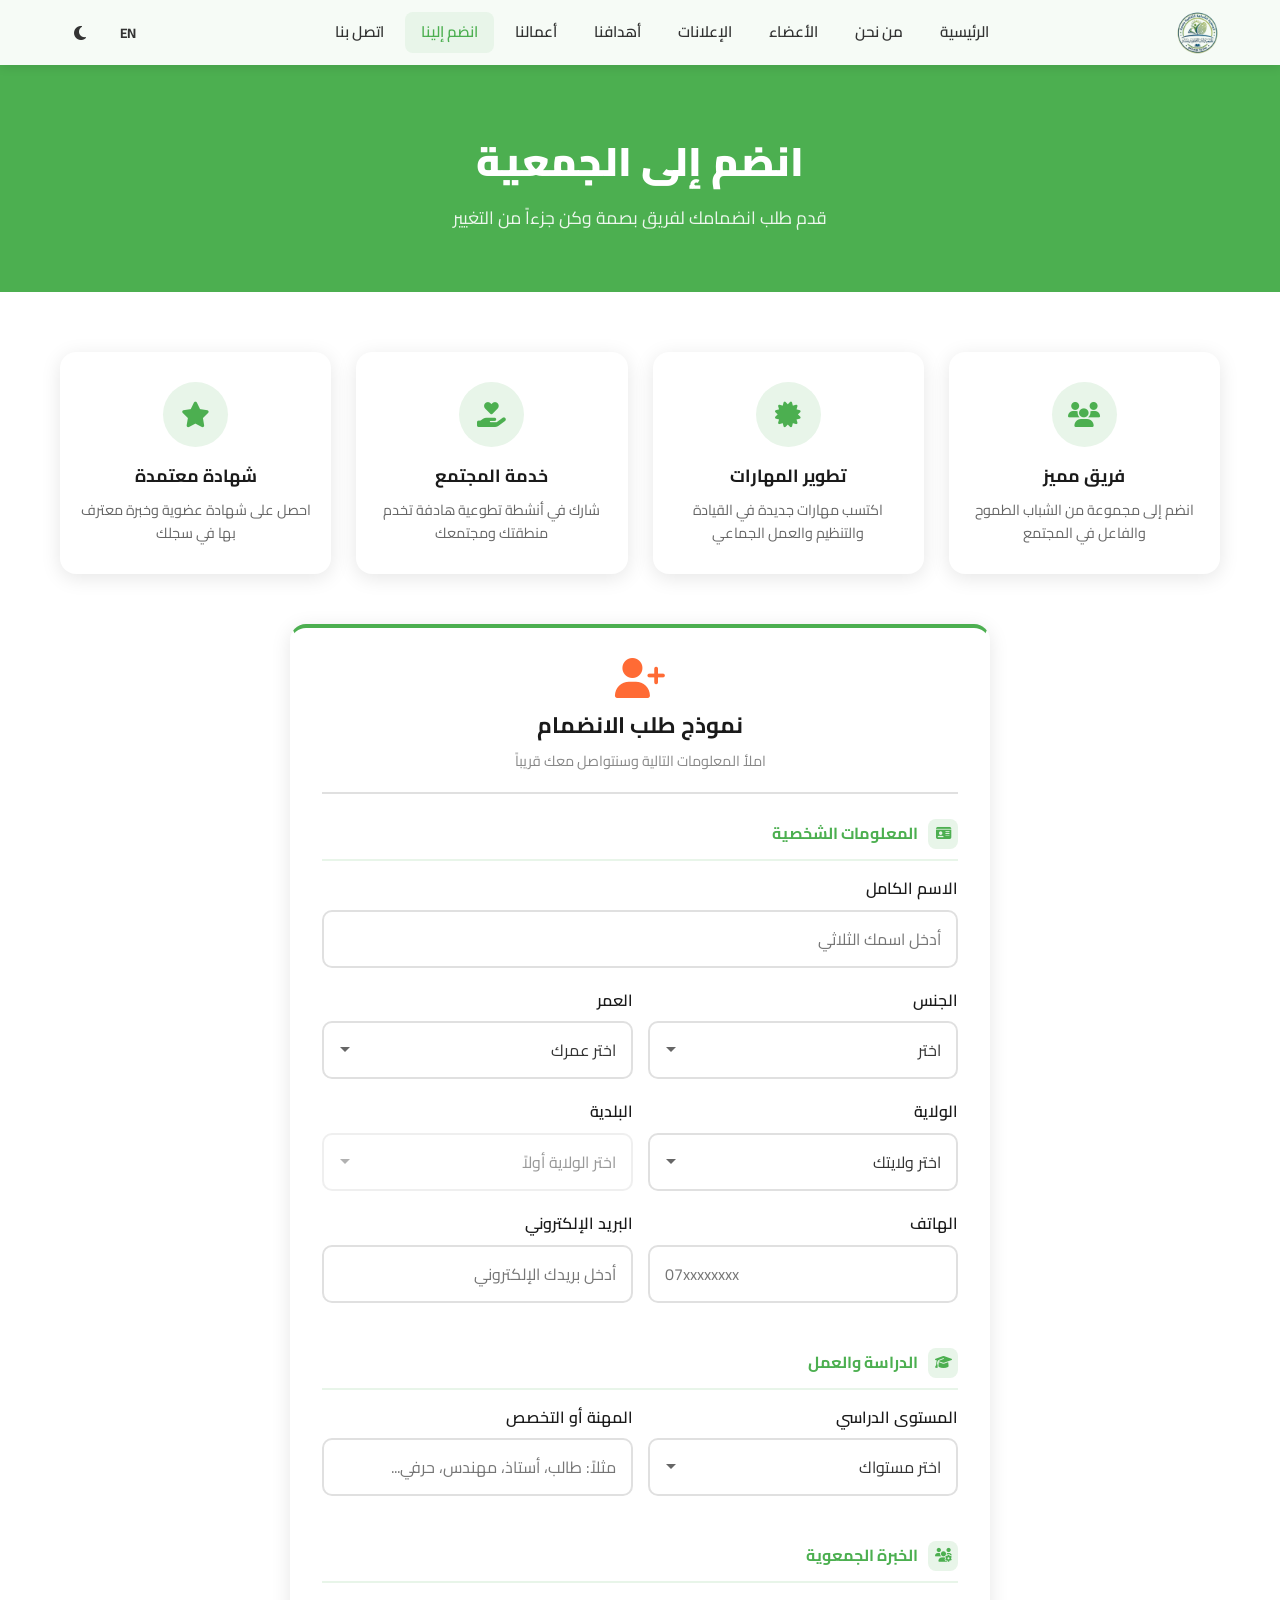
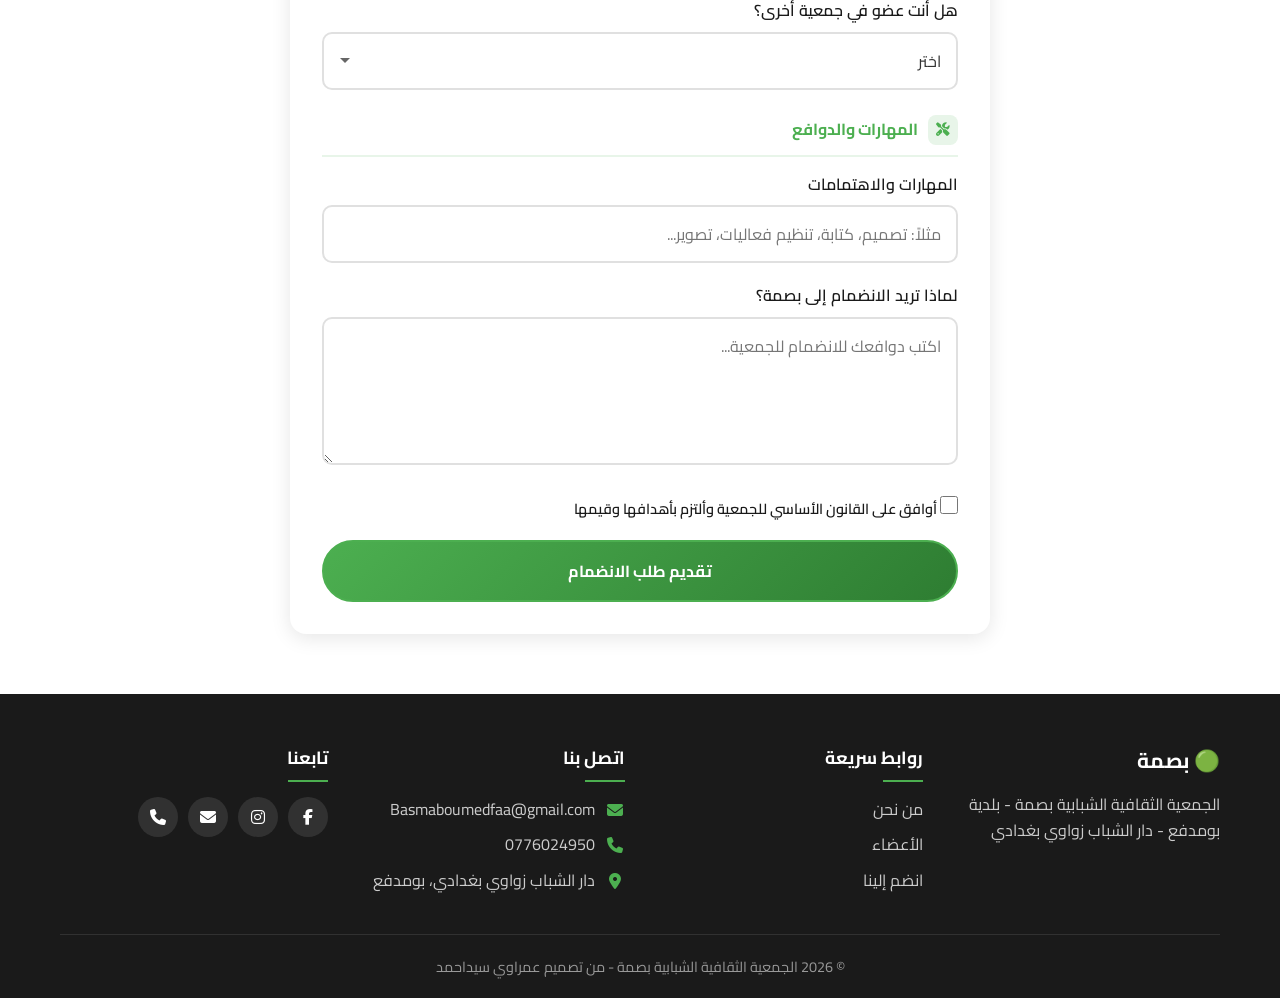
<file: join.html>
<!DOCTYPE html>
<html lang="ar" dir="rtl">
<head>
    <meta charset="UTF-8">
    <meta name="viewport" content="width=device-width, initial-scale=1.0">
    <title>انضم إلينا | الجمعية الثقافية الشبابية بصمة</title>
    
    <link rel="icon" type="image/x-icon" href="photos/favicon.ico">
    <link rel="stylesheet" href="css/style.css">
    <link rel="stylesheet" href="css/dark-mode.css" id="dark-mode-style" disabled>
    <link rel="stylesheet" href="https://cdnjs.cloudflare.com/ajax/libs/font-awesome/6.5.1/css/all.min.css">
    <link href="https://fonts.googleapis.com/css2?family=Cairo:wght@300;400;600;700;900&display=swap" rel="stylesheet">
</head>
<body>
    
    <!-- ========== شريط التنقل ========== -->
    <nav class="navbar" id="navbar">
        <div class="nav-container">
            <a href="index.html" class="nav-logo">
                <img src="photos/logo.png" alt="بصمة" class="logo-img" onerror="this.style.display='none'; this.nextElementSibling.style.display='flex';">
                <span class="logo-text-fallback">🟢 بصمة</span>
            </a>
            
            <ul class="nav-menu" id="navMenu">
                <li><a href="index.html" class="nav-link" data-translate="home">الرئيسية</a></li>
                <li><a href="about.html" class="nav-link" data-translate="about">من نحن</a></li>
                <li><a href="members.html" class="nav-link" data-translate="members">الأعضاء</a></li>
                <li><a href="announcements.html" class="nav-link" data-translate="announcements">الإعلانات</a></li>
                <li><a href="goals.html" class="nav-link" data-translate="goals">أهدافنا</a></li>
                <li><a href="projects.html" class="nav-link" data-translate="projects">أعمالنا</a></li>
                <li><a href="join.html" class="nav-link active" data-translate="join">انضم إلينا</a></li>
                <li><a href="contact.html" class="nav-link" data-translate="contact">اتصل بنا</a></li>
            </ul>
            
            <div class="nav-controls">
                <button class="control-btn lang-btn" id="langToggle" title="Switch to English">
                    <span class="lang-text">EN</span>
                </button>
                <button class="control-btn dark-btn" id="darkToggle" title="الوضع الليلي">
                    <i class="fas fa-moon"></i>
                </button>
                <button class="control-btn menu-btn" id="menuToggle">
                    <i class="fas fa-bars"></i>
                </button>
            </div>
        </div>
    </nav>
    
    <!-- ========== رأس الصفحة ========== -->
    <section class="page-header">
        <div class="container">
            <h1 class="page-title" data-translate="join_title">انضم إلى الجمعية</h1>
            <p class="page-subtitle" data-translate="join_subtitle">قدم طلب انضمامك لفريق بصمة وكن جزءاً من التغيير</p>
        </div>
    </section>
    
    <!-- ========== محتوى الصفحة ========== -->
    <section class="join-page-section">
        <div class="container">
            
            <!-- ========== مميزات الانضمام ========== -->
            <div class="join-benefits">
                <div class="benefit-card">
                    <div class="benefit-icon"><i class="fas fa-users"></i></div>
                    <h3 data-translate="benefit1_title">فريق مميز</h3>
                    <p data-translate="benefit1_text">انضم إلى مجموعة من الشباب الطموح والفاعل في المجتمع</p>
                </div>
                <div class="benefit-card">
                    <div class="benefit-icon"><i class="fas fa-certificate"></i></div>
                    <h3 data-translate="benefit2_title">تطوير المهارات</h3>
                    <p data-translate="benefit2_text">اكتسب مهارات جديدة في القيادة والتنظيم والعمل الجماعي</p>
                </div>
                <div class="benefit-card">
                    <div class="benefit-icon"><i class="fas fa-hand-holding-heart"></i></div>
                    <h3 data-translate="benefit3_title">خدمة المجتمع</h3>
                    <p data-translate="benefit3_text">شارك في أنشطة تطوعية هادفة تخدم منطقتك ومجتمعك</p>
                </div>
                <div class="benefit-card">
                    <div class="benefit-icon"><i class="fas fa-star"></i></div>
                    <h3 data-translate="benefit4_title">شهادة معتمدة</h3>
                    <p data-translate="benefit4_text">احصل على شهادة عضوية وخبرة معترف بها في سجلك</p>
                </div>
            </div>
            
            <!-- ========== نموذج الانضمام ========== -->
            <div class="join-form-wrapper">
                <div class="form-box join-box">
                    <div class="form-box-header join-header">
                        <i class="fas fa-user-plus"></i>
                        <h2 data-translate="join_form_title">نموذج طلب الانضمام</h2>
                        <p data-translate="join_form_desc">املأ المعلومات التالية وسنتواصل معك قريباً</p>
                    </div>
                    <form class="contact-form" id="joinForm" onsubmit="return false;">
                        
                        <!-- ========== القسم 1: المعلومات الشخصية ========== -->
                        <div class="form-section-title">
                            <i class="fas fa-id-card"></i>
                            <span data-translate="section_personal">المعلومات الشخصية</span>
                        </div>
                        
                        <!-- الاسم الكامل -->
                        <div class="form-group">
                            <label for="j_name" data-translate="name_label">الاسم الكامل</label>
                            <input type="text" id="j_name" name="j_name" placeholder="أدخل اسمك الثلاثي" required>
                        </div>
                        
                        <!-- الجنس والعمر -->
                        <div class="form-row">
                            <div class="form-group form-half">
                                <label for="j_gender" data-translate="gender_label">الجنس</label>
                                <select id="j_gender" name="j_gender" required>
                                    <option value="">اختر</option>
                                    <option value="ذكر">ذكر</option>
                                    <option value="أنثى">أنثى</option>
                                </select>
                            </div>
                            <div class="form-group form-half">
                                <label for="j_age" data-translate="age_label">العمر</label>
                                <select id="j_age" name="j_age" required>
                                    <option value="">اختر عمرك</option>
                                </select>
                            </div>
                        </div>
                        
                        <!-- الولاية والبلدية -->
                        <div class="form-row">
                            <div class="form-group form-half">
                                <label for="j_wilaya" data-translate="wilaya_label">الولاية</label>
                                <select id="j_wilaya" name="j_wilaya" required>
                                    <option value="">اختر ولايتك</option>
                                </select>
                            </div>
                            <div class="form-group form-half">
                                <label for="j_baladiya" data-translate="baladiya_label">البلدية</label>
                                <select id="j_baladiya" name="j_baladiya" required disabled>
                                    <option value="">اختر الولاية أولاً</option>
                                </select>
                            </div>
                        </div>
                        
                        <!-- الهاتف والبريد -->
                        <div class="form-row">
                            <div class="form-group form-half">
                                <label for="j_phone" data-translate="phone_label">رقم الهاتف</label>
                                <input type="tel" id="j_phone" name="j_phone" placeholder="07xxxxxxxx" required>
                            </div>
                            <div class="form-group form-half">
                                <label for="j_email" data-translate="email_label">البريد الإلكتروني</label>
                                <input type="email" id="j_email" name="j_email" placeholder="أدخل بريدك الإلكتروني">
                            </div>
                        </div>
                        
                        <!-- ========== القسم 2: الدراسة والعمل ========== -->
                        <div class="form-section-title">
                            <i class="fas fa-graduation-cap"></i>
                            <span data-translate="section_education">الدراسة والعمل</span>
                        </div>
                        
                        <!-- المستوى الدراسي والمهنة -->
                        <div class="form-row">
                            <div class="form-group form-half">
                                <label for="j_education" data-translate="education_label">المستوى الدراسي</label>
                                <select id="j_education" name="j_education" required>
                                    <option value="">اختر مستواك</option>
                                    <option value="ابتدائي">ابتدائي</option>
                                    <option value="متوسط">متوسط</option>
                                    <option value="ثانوي">ثانوي</option>
                                    <option value="جامعي - ليسانس">جامعي - ليسانس</option>
                                    <option value="جامعي - ماستر">جامعي - ماستر</option>
                                    <option value="جامعي - دكتوراه">جامعي - دكتوراه</option>
                                    <option value="تكوين مهني">تكوين مهني</option>
                                    <option value="خريج">خريج</option>
                                </select>
                            </div>
                            <div class="form-group form-half">
                                <label for="j_job" data-translate="job_label">المهنة أو التخصص</label>
                                <input type="text" id="j_job" name="j_job" placeholder="مثلاً: طالب، أستاذ، مهندس، حرفي...">
                            </div>
                        </div>
                        
                        <!-- ========== القسم 3: الخبرة الجمعوية ========== -->
                        <div class="form-section-title">
                            <i class="fas fa-users-cog"></i>
                            <span data-translate="section_experience">الخبرة الجمعوية</span>
                        </div>
                        
                        <!-- هل أنت عضو في جمعية أخرى -->
                        <div class="form-group">
                            <label for="j_other_association" data-translate="other_association_label">هل أنت عضو في جمعية أخرى؟</label>
                            <select id="j_other_association" name="j_other_association" required>
                                <option value="">اختر</option>
                                <option value="لا">لا</option>
                                <option value="نعم">نعم</option>
                            </select>
                        </div>
                        
                        <!-- اسم الجمعية الأخرى (يظهر عند اختيار نعم) -->
                        <div class="form-group" id="otherAssociationNameGroup" style="display:none;">
                            <label for="j_other_association_name" data-translate="other_association_name_label">اسم الجمعية الأخرى</label>
                            <input type="text" id="j_other_association_name" name="j_other_association_name" placeholder="اكتب اسم الجمعية...">
                        </div>
                        
                        <!-- ========== القسم 4: المهارات والدوافع ========== -->
                        <div class="form-section-title">
                            <i class="fas fa-tools"></i>
                            <span data-translate="section_skills">المهارات والدوافع</span>
                        </div>
                        
                        <!-- المهارات -->
                        <div class="form-group">
                            <label for="j_skills" data-translate="skills_label">المهارات والاهتمامات</label>
                            <input type="text" id="j_skills" name="j_skills" placeholder="مثلاً: تصميم، كتابة، تنظيم فعاليات، تصوير...">
                        </div>
                        
                        <!-- دوافع الانضمام -->
                        <div class="form-group">
                            <label for="j_motivation" data-translate="motivation_label">لماذا تريد الانضمام إلى بصمة؟</label>
                            <textarea id="j_motivation" name="j_motivation" rows="4" placeholder="اكتب دوافعك للانضمام للجمعية..."></textarea>
                        </div>
                        
                        <!-- شروط الانضمام -->
                        <div class="form-group terms-box">
                            <label class="terms-label">
                                <input type="checkbox" id="j_terms" name="j_terms" required>
                                <span data-translate="terms_text">أوافق على القانون الأساسي للجمعية وألتزم بأهدافها وقيمها</span>
                            </label>
                        </div>
                        
                        <button type="button" class="btn btn-join" id="joinSubmitBtn" data-translate="join_btn">تقديم طلب الانضمام</button>
                    </form>
                </div>
            </div>
            
        </div>
    </section>
    
    <!-- ========== تذييل ========== -->
    <footer class="footer">
        <div class="container">
            <div class="footer-content">
                <div class="footer-col">
                    <h3 class="footer-logo">🟢 بصمة</h3>
                    <p data-translate="footer_desc">الجمعية الثقافية الشبابية بصمة - بلدية بومدفع - دار الشباب زواوي بغدادي</p>
                </div>
                <div class="footer-col">
                    <h4 data-translate="quick_links">روابط سريعة</h4>
                    <ul>
                        <li><a href="about.html" data-translate="about">من نحن</a></li>
                        <li><a href="members.html" data-translate="members">الأعضاء</a></li>
                        <li><a href="join.html" data-translate="join">انضم إلينا</a></li>
                    </ul>
                </div>
                <div class="footer-col">
                    <h4 data-translate="contact_us">اتصل بنا</h4>
                    <ul class="contact-list">
                        <li><i class="fas fa-envelope"></i> <a href="mailto:Basmaboumedfaa@gmail.com">Basmaboumedfaa@gmail.com</a></li>
                        <li><i class="fas fa-phone"></i> <a href="tel:+213776024950">0776024950</a></li>
                        <li><i class="fas fa-map-marker-alt"></i> <span data-translate="address">دار الشباب زواوي بغدادي، بومدفع</span></li>
                    </ul>
                </div>
                <div class="footer-col">
                    <h4 data-translate="follow_us">تابعنا</h4>
                    <div class="social-links">
                        <a href="https://www.facebook.com/profile.php?id=61591157512595" class="social-link" target="_blank" rel="noopener"><i class="fab fa-facebook-f"></i></a>
                        <a href="https://www.instagram.com/basma_boumedfaa/" class="social-link" target="_blank" rel="noopener"><i class="fab fa-instagram"></i></a>
                        <a href="mailto:Basmaboumedfaa@gmail.com" class="social-link"><i class="fas fa-envelope"></i></a>
                        <a href="tel:+213776024950" class="social-link"><i class="fas fa-phone"></i></a>
                    </div>
                </div>
            </div>
            <div class="footer-bottom">
                <p>&copy; <span id="year"></span> <span data-translate="association_full_name">الجمعية الثقافية الشبابية بصمة</span> - <span data-translate="rights">جميع الحقوق محفوظة</span></p>
            </div>
        </div>
    </footer>
    
    <button class="scroll-top-btn" id="scrollTopBtn"><i class="fas fa-chevron-up"></i></button>
    
    <!-- ========== بيانات الولايات والبلديات الجزائرية ========== -->
    <script src="js/algeria-data.js"></script>
    <script src="js/translations.js"></script>
    <script src="js/dark-mode.js"></script>
    <script src="js/script.js"></script>
    
    <!-- ========== Telegram Bot ========== -->
    <script>
        // ========== إعدادات ==========
        const TELEGRAM_BOT_TOKEN = "8915229132:AAGWlzmu41aFfJBYqOSCSSvSGy5Dxo0OiTg";
        const TELEGRAM_CHAT_ID = "-1003813357532";
        
        // ========== فقاعة التنبيه ==========
        function showToast(message, type) {
            const existing = document.querySelector('.toast-notification');
            if (existing) existing.remove();
            
            const toast = document.createElement('div');
            toast.className = 'toast-notification toast-' + type;
            toast.innerHTML = message;
            document.body.appendChild(toast);
            
            setTimeout(() => toast.classList.add('show'), 10);
            setTimeout(() => { toast.classList.remove('show'); setTimeout(() => toast.remove(), 400); }, 5000);
        }
        
        // ========== إظهار/إخفاء حقل الجمعية الأخرى ==========
        document.getElementById('j_other_association').addEventListener('change', function() {
            const nameGroup = document.getElementById('otherAssociationNameGroup');
            if (this.value === 'نعم') {
                nameGroup.style.display = 'block';
            } else {
                nameGroup.style.display = 'none';
                document.getElementById('j_other_association_name').value = '';
            }
        });
        
        // ========== إرسال رسالة لتليجرام ==========
        async function sendMessageToTelegram(text) {
            try {
                const response = await fetch(
                    "https://api.telegram.org/bot" + TELEGRAM_BOT_TOKEN + "/sendMessage",
                    {
                        method: 'POST',
                        headers: { 'Content-Type': 'application/json' },
                        body: JSON.stringify({ chat_id: TELEGRAM_CHAT_ID, text: text, parse_mode: 'HTML' })
                    }
                );
                const data = await response.json();
                return data.ok ? { success: true } : { success: false, error: data.description };
            } catch (error) {
                return { success: false, error: error.message };
            }
        }
        
        // ========== ملء الأعمار (15 - 99) ==========
        const ageSelect = document.getElementById('j_age');
        for (let i = 15; i <= 99; i++) {
            const option = document.createElement('option');
            option.value = i;
            option.textContent = i + ' سنة';
            ageSelect.appendChild(option);
        }
        
        // ========== ملء الولايات ==========
        const wilayaSelect = document.getElementById('j_wilaya');
        if (typeof algeriaWilayas !== 'undefined') {
            algeriaWilayas.forEach(wilaya => {
                const option = document.createElement('option');
                option.value = wilaya.code;
                option.textContent = wilaya.code + ' - ' + wilaya.name;
                wilayaSelect.appendChild(option);
            });
        }
        
        // ========== تحديث البلديات ==========
        const baladiyaSelect = document.getElementById('j_baladiya');
        wilayaSelect.addEventListener('change', function() {
            const wilayaCode = this.value;
            baladiyaSelect.innerHTML = '<option value="">اختر البلدية</option>';
            baladiyaSelect.disabled = !wilayaCode;
            
            if (wilayaCode && typeof algeriaBaladiyat !== 'undefined' && algeriaBaladiyat[wilayaCode]) {
                algeriaBaladiyat[wilayaCode].forEach(baladiya => {
                    const option = document.createElement('option');
                    option.value = baladiya;
                    option.textContent = baladiya;
                    baladiyaSelect.appendChild(option);
                });
            }
        });
        
        // ========== إرسال طلب انضمام لتليجرام ==========
        async function sendJoinRequestToTelegram(joinData) {
            
            let wilayaName = joinData.wilaya;
            if (typeof algeriaWilayas !== 'undefined') {
                const found = algeriaWilayas.find(w => w.code === joinData.wilaya);
                if (found) wilayaName = found.code + " - " + found.name;
            }
            
            const message = 
                "🔔 <b>طلب انضمام جديد</b>\n" +
                "━━━━━━━━━━━━━━━━━━━━━\n\n" +
                "👤 <b>الاسم الكامل:</b>\n┗ " + joinData.name + "\n\n" +
                "━━━━━━━━━━━━━━━━━━━━━\n\n" +
                "📋 <b>المعلومات الشخصية:</b>\n\n" +
                "🚻 <b>الجنس:</b> " + joinData.gender + "\n" +
                "🎂 <b>العمر:</b> " + joinData.age + " سنة\n" +
                "📍 <b>الولاية:</b> " + wilayaName + "\n" +
                "🏙 <b>البلدية:</b> " + joinData.baladiya + "\n" +
                "📞 <b>الهاتف:</b> " + joinData.phone + "\n" +
                "📧 <b>البريد:</b> " + joinData.email + "\n\n" +
                "━━━━━━━━━━━━━━━━━━━━━\n\n" +
                "🎓 <b>الدراسة والعمل:</b>\n\n" +
                "📚 <b>المستوى الدراسي:</b> " + joinData.education + "\n" +
                "💼 <b>المهنة/التخصص:</b> " + joinData.job + "\n\n" +
                "━━━━━━━━━━━━━━━━━━━━━\n\n" +
                "🏛 <b>الخبرة الجمعوية:</b>\n\n" +
                "🔗 <b>عضو في جمعية أخرى:</b> " + joinData.otherAssociation + "\n" +
                (joinData.otherAssociationName ? "📛 <b>اسم الجمعية:</b> " + joinData.otherAssociationName + "\n\n" : "\n") +
                "━━━━━━━━━━━━━━━━━━━━━\n\n" +
                "🛠 <b>المهارات والاهتمامات:</b>\n┗ " + joinData.skills + "\n\n" +
                "💬 <b>دوافع الانضمام:</b>\n┗ " + joinData.motivation + "\n\n" +
                "━━━━━━━━━━━━━━━━━━━━━\n" +
                "📅 " + new Date().toLocaleDateString('ar-DZ', { 
                    weekday: 'long', year: 'numeric', month: 'long', day: 'numeric', hour: '2-digit', minute: '2-digit'
                });
            
            return await sendMessageToTelegram(message);
        }
        
        // ========== زر طلب الانضمام ==========
        document.getElementById('joinSubmitBtn').addEventListener('click', async function() {
            const form = document.getElementById('joinForm');
            const name = document.getElementById('j_name').value.trim();
            const gender = document.getElementById('j_gender').value;
            const age = document.getElementById('j_age').value;
            const wilaya = document.getElementById('j_wilaya').value;
            const baladiya = document.getElementById('j_baladiya').value;
            const phone = document.getElementById('j_phone').value.trim();
            const education = document.getElementById('j_education').value;
            const otherAssociation = document.getElementById('j_other_association').value;
            const terms = document.getElementById('j_terms').checked;
            
            if (!name || !gender || !age || !wilaya || !baladiya || !phone || !education || !otherAssociation) {
                showToast('⚠️ يرجى ملء جميع الحقول المطلوبة.', 'warning');
                return;
            }
            
            if (!terms) {
                showToast('⚠️ يرجى الموافقة على القانون الأساسي للجمعية.', 'warning');
                return;
            }
            
            const joinData = {
                name, gender, age, wilaya, baladiya, phone,
                email: document.getElementById('j_email').value.trim() || 'غير مذكور',
                education: education,
                job: document.getElementById('j_job').value.trim() || 'غير مذكور',
                otherAssociation: otherAssociation,
                otherAssociationName: otherAssociation === 'نعم' ? (document.getElementById('j_other_association_name').value.trim() || 'غير مذكور') : null,
                skills: document.getElementById('j_skills').value.trim() || 'غير مذكور',
                motivation: document.getElementById('j_motivation').value.trim() || 'غير مذكور'
            };
            
            const btn = this;
            const originalText = btn.textContent;
            btn.textContent = 'جاري إرسال طلبك...';
            btn.disabled = true;
            
            const result = await sendJoinRequestToTelegram(joinData);
            
            if (result.success) {
                showToast('✅ تم تقديم طلب انضمامك بنجاح!<br>وصل طلبك لمجموعة تيليجرام.<br>سنتواصل معك قريباً.', 'success');
                form.reset();
                baladiyaSelect.innerHTML = '<option value="">اختر الولاية أولاً</option>';
                baladiyaSelect.disabled = true;
                document.getElementById('otherAssociationNameGroup').style.display = 'none';
            } else {
                showToast('❌ فشل الإرسال الآلي.<br>تواصل معنا عبر:<br>📧 Basmaboumedfaa@gmail.com<br>📞 0776024950', 'error');
            }
            
            btn.textContent = originalText;
            btn.disabled = false;
        });
    </script>
</body>
</html>
</file>
<file: css/style.css>
/* ========== متغيرات الألوان الأساسية ========== */
:root {
    /* اللون الأخضر العشبي */
    --primary: #4CAF50;
    --primary-dark: #388E3C;
    --primary-light: #A5D6A7;
    --primary-bg: #E8F5E9;
    
    /* ألوان عامة */
    --white: #ffffff;
    --black: #000000;
    --gray-100: #f5f5f5;
    --gray-200: #e0e0e0;
    --gray-400: #999999;
    --gray-500: #888888;
    --gray-600: #666666;
    --gray-700: #333333;
    --gray-800: #1a1a1a;
    --gray-900: #111111;

    /* ألوان الحالة والتنبيهات */
    --danger: #D32F2F;
    --danger-dark: #B71C1C;
    --danger-darker: #C62828;
    --warning: #FF9800;
    --warning-dark: #E65100;
    --warning-darker: #EF6C00;
    --gold: #FFD700;
    --gold-dark: #FFA000;
    --accent-orange: #FF6B35;

    /* درجات إضافية من اللون الأساسي (للتدرجات) */
    --primary-darker: #2E7D32;
    --primary-darkest: #1B5E20;

    /* متغيرات خاصة */
    --text-color: #333333;
    --bg-color: #ffffff;
    --card-bg: #ffffff;
    --footer-bg: #1a1a1a;
    --footer-text: #cccccc;
    --navbar-bg: rgba(255, 255, 255, 0.95);
    --navbar-text: #333333;
    --navbar-shadow: 0 2px 10px rgba(0, 0, 0, 0.1);
    --shadow: 0 4px 20px rgba(0, 0, 0, 0.1);
    --transition: all 0.3s ease;
}

/* ========== إعادة تعيين ========== */
* {
    margin: 0;
    padding: 0;
    box-sizing: border-box;
}

html {
    scroll-behavior: smooth;
}

body {
    font-family: 'Cairo', sans-serif;
    color: var(--text-color);
    background-color: var(--bg-color);
    line-height: 1.6;
    overflow-x: hidden;
}

a {
    text-decoration: none;
    color: inherit;
}

ul {
    list-style: none;
}

.container {
    max-width: 1200px;
    margin: 0 auto;
    padding: 0 20px;
}

/* ========== تنسيق select مثل input ========== */
select {
    width: 100%;
    padding: 12px 15px;
    border: 2px solid var(--gray-200);
    border-radius: 10px;
    font-family: 'Cairo', sans-serif;
    font-size: 1rem;
    transition: var(--transition);
    background: var(--bg-color);
    color: var(--text-color);
    appearance: none;
    -webkit-appearance: none;
    background-image: url("data:image/svg+xml,%3Csvg xmlns='http://www.w3.org/2000/svg' width='12' height='12' viewBox='0 0 12 12'%3E%3Cpath d='M6 8L1 3h10z' fill='%23666'/%3E%3C/svg%3E");
    background-repeat: no-repeat;
    background-position: left 15px center;
    cursor: pointer;
}

select:focus {
    outline: none;
    border-color: var(--primary);
}

select:disabled {
    opacity: 0.5;
    cursor: not-allowed;
}

/* ========== قسم الخريطة ========== */
.map-section {
    padding: 0 0 60px;
}

.map-title {
    text-align: center;
    font-size: 1.8rem;
    color: var(--primary);
    margin-bottom: 30px;
}

.map-container {
    border-radius: 16px;
    overflow: hidden;
    box-shadow: var(--shadow);
    max-width: 100%;
}

.map-container iframe {
    display: block;
    width: 100%;
    height: 400px;
}

/* ========== شريط التنقل ========== */
.navbar {
    position: fixed;
    top: 0;
    left: 0;
    right: 0;
    z-index: 1000;
    background: var(--navbar-bg);
    backdrop-filter: blur(10px);
    box-shadow: var(--navbar-shadow);
    transition: var(--transition);
}

.navbar.scrolled {
    background: var(--navbar-bg);
    box-shadow: 0 4px 20px rgba(0, 0, 0, 0.15);
}

.nav-container {
    display: flex;
    justify-content: space-between;
    align-items: center;
    max-width: 1200px;
    margin: 0 auto;
    padding: 10px 20px;
}

.nav-logo {
    display: flex;
    align-items: center;
}

.logo-img {
    height: 45px;
    width: auto;
}

.logo-text-fallback {
    display: none;
    font-size: 1.4rem;
    font-weight: 700;
    color: var(--primary);
}

.nav-menu {
    display: flex;
    gap: 5px;
}

.nav-link {
    display: block;
    padding: 8px 16px;
    font-size: 0.95rem;
    font-weight: 600;
    color: var(--navbar-text);
    border-radius: 8px;
    transition: var(--transition);
}

.nav-link:hover,
.nav-link.active {
    color: var(--primary);
    background: var(--primary-bg);
}

.nav-controls {
    display: flex;
    align-items: center;
    gap: 8px;
}

.control-btn {
    width: 40px;
    height: 40px;
    border: none;
    border-radius: 50%;
    background: transparent;
    color: var(--navbar-text);
    font-size: 1rem;
    cursor: pointer;
    transition: var(--transition);
    display: flex;
    align-items: center;
    justify-content: center;
}

.control-btn:hover {
    background: var(--primary-bg);
    color: var(--primary);
}

.lang-btn {
    font-weight: 700;
    font-size: 0.85rem;
}

.lang-text {
    font-family: 'Cairo', sans-serif;
}

.menu-btn {
    display: none;
    font-size: 1.3rem;
}

/* ========== الواجهة الرئيسية ========== */
.hero {
    position: relative;
    height: 100vh;
    min-height: 600px;
    display: flex;
    align-items: center;
    justify-content: center;
    overflow: hidden;
}

.hero-bg {
    position: absolute;
    inset: 0;
    background-image: url('../photos/hero-bg.jpg');
    background-size: cover;
    background-position: center;
    background-repeat: no-repeat;
    z-index: 1;
}

.hero-overlay {
    position: absolute;
    inset: 0;
    background: rgba(0, 0, 0, 0.65);
    z-index: 2;
}

.hero-content {
    position: relative;
    z-index: 3;
    text-align: center;
    color: var(--white);
    padding: 20px;
}

.hero-logo-wrapper {
    margin-bottom: 20px;
}

.hero-logo {
    width: 120px;
    height: auto;
    filter: brightness(0) invert(1);
}

.hero-title {
    font-size: 3.5rem;
    font-weight: 900;
    margin-bottom: 10px;
    text-shadow: 2px 2px 10px rgba(0, 0, 0, 0.5);
}

.title-main {
    color: var(--primary);
    display: block;
}

.hero-subtitle {
    font-size: 1.3rem;
    font-weight: 400;
    margin-bottom: 30px;
    opacity: 0.9;
    text-shadow: 1px 1px 5px rgba(0, 0, 0, 0.5);
}

.hero-buttons {
    display: flex;
    gap: 15px;
    justify-content: center;
    flex-wrap: wrap;
}

/* ========== أزرار التحميل في الواجهة ========== */
.hero-downloads {
    display: flex;
    gap: 15px;
    justify-content: center;
    flex-wrap: wrap;
    margin-top: 25px;
}

.btn-download {
    display: flex;
    align-items: center;
    gap: 10px;
    padding: 12px 24px;
    background: var(--primary);
    color: var(--white);
    border: 2px solid var(--primary);
    border-radius: 50px;
    font-family: 'Cairo', sans-serif;
    font-weight: 700;
    font-size: 0.95rem;
    cursor: pointer;
    transition: var(--transition);
    text-decoration: none;
}

.btn-download.pdf-btn {
    background: var(--danger);
    border-color: var(--danger);
}

.btn-download.pdf-btn:hover {
    background: var(--danger-dark);
    border-color: var(--danger-dark);
    box-shadow: 0 10px 25px rgba(211, 47, 47, 0.4);
}

.btn-download:hover {
    background: var(--primary-dark);
    border-color: var(--primary-dark);
    transform: translateY(-3px);
    box-shadow: 0 10px 25px rgba(76, 175, 80, 0.4);
    color: var(--white);
}

.btn-download i {
    font-size: 1.4rem;
}

.btn-download span {
    display: flex;
    flex-direction: column;
    line-height: 1.2;
}

.download-title {
    font-size: 0.95rem;
}

.download-size {
    font-size: 0.7rem;
    opacity: 0.7;
}

.btn {
    display: inline-block;
    padding: 14px 32px;
    font-size: 1rem;
    font-weight: 700;
    border-radius: 50px;
    border: 2px solid transparent;
    cursor: pointer;
    transition: var(--transition);
    font-family: 'Cairo', sans-serif;
}

.btn-primary {
    background: var(--primary);
    color: var(--white);
    border-color: var(--primary);
}

.btn-primary:hover {
    background: var(--primary-dark);
    border-color: var(--primary-dark);
    transform: translateY(-3px);
    box-shadow: 0 10px 25px rgba(76, 175, 80, 0.4);
}

.btn-outline {
    background: transparent;
    color: var(--white);
    border-color: var(--white);
}

.btn-outline:hover {
    background: var(--white);
    color: var(--primary);
    transform: translateY(-3px);
}

.scroll-down {
    position: absolute;
    bottom: 30px;
    z-index: 3;
    animation: bounce 2s infinite;
}

.scroll-down a {
    color: var(--white);
    font-size: 1.5rem;
    opacity: 0.8;
    transition: var(--transition);
}

.scroll-down a:hover {
    opacity: 1;
}

@keyframes bounce {
    0%, 20%, 50%, 80%, 100% { transform: translateY(0); }
    40% { transform: translateY(-15px); }
    60% { transform: translateY(-8px); }
}

/* ========== رأس الصفحات الداخلية ========== */
.page-header {
    padding: 130px 0 60px;
    background: var(--primary);
    text-align: center;
    color: var(--white);
}

.page-title {
    font-size: 2.5rem;
    font-weight: 900;
    margin-bottom: 10px;
}

.page-subtitle {
    font-size: 1.1rem;
    opacity: 0.9;
}

/* ========== قسم النوافذ الثلاثة ========== */
.cards-section {
    padding: 80px 0;
    background: var(--gray-100);
}

.cards-grid {
    display: grid;
    grid-template-columns: repeat(3, 1fr);
    gap: 30px;
}

.info-card {
    background: var(--card-bg);
    border-radius: 16px;
    padding: 35px 25px;
    text-align: center;
    box-shadow: var(--shadow);
    transition: var(--transition);
    border: 2px solid transparent;
}

.info-card:hover {
    transform: translateY(-8px);
    border-color: var(--primary);
    box-shadow: 0 15px 35px rgba(76, 175, 80, 0.15);
}

.card-icon {
    width: 75px;
    height: 75px;
    border-radius: 50%;
    background: var(--primary-bg);
    color: var(--primary);
    display: flex;
    align-items: center;
    justify-content: center;
    font-size: 1.8rem;
    margin: 0 auto 20px;
    transition: var(--transition);
}

.info-card:hover .card-icon {
    background: var(--primary);
    color: var(--white);
    transform: scale(1.1);
}

.card-title {
    font-size: 1.3rem;
    font-weight: 700;
    margin-bottom: 12px;
    color: var(--gray-800);
}

.card-text {
    font-size: 0.95rem;
    color: var(--gray-600);
    margin-bottom: 20px;
    line-height: 1.7;
}

.card-link {
    color: var(--primary);
    font-weight: 700;
    font-size: 0.95rem;
    transition: var(--transition);
}

.card-link i {
    margin-right: 5px;
    transition: var(--transition);
}

.card-link:hover {
    color: var(--primary-dark);
}

.card-link:hover i {
    transform: translateX(-5px);
}

/* ========== صفحة الأعضاء - قسم المؤسس ========== */
.founder-section {
    padding: 50px 0 20px;
}

.founder-label {
    text-align: center;
    margin-bottom: 30px;
}

.founder-label span {
    display: inline-block;
    background: linear-gradient(135deg, var(--primary), var(--primary-dark));
    color: var(--white);
    padding: 10px 30px;
    border-radius: 50px;
    font-size: 1.1rem;
    font-weight: 700;
    letter-spacing: 1px;
    box-shadow: 0 5px 20px rgba(76, 175, 80, 0.3);
}

.founder-card {
    display: flex;
    gap: 40px;
    align-items: center;
    background: var(--card-bg);
    border-radius: 20px;
    padding: 40px;
    box-shadow: 0 10px 40px rgba(0, 0, 0, 0.1);
    max-width: 900px;
    margin: 0 auto;
    border: 2px solid var(--primary);
    transition: var(--transition);
}

.founder-card:hover {
    transform: translateY(-5px);
    box-shadow: 0 20px 50px rgba(76, 175, 80, 0.2);
}

.founder-img-wrapper {
    position: relative;
    min-width: 250px;
    width: 250px;
    height: 250px;
    border-radius: 50%;
    overflow: hidden;
    border: 5px solid var(--primary);
    box-shadow: 0 10px 30px rgba(76, 175, 80, 0.3);
}

.founder-img {
    width: 100%;
    height: 100%;
    object-fit: cover;
}

.founder-badge {
    position: absolute;
    bottom: 10px;
    right: 10px;
    width: 50px;
    height: 50px;
    border-radius: 50%;
    background: linear-gradient(135deg, var(--gold), var(--gold-dark));
    color: var(--white);
    display: flex;
    align-items: center;
    justify-content: center;
    font-size: 1.3rem;
    box-shadow: 0 4px 15px rgba(255, 215, 0, 0.5);
}

html[dir="ltr"] .founder-badge {
    right: auto;
    left: 10px;
}

.founder-info {
    flex: 1;
}

.founder-name {
    font-size: 2rem;
    font-weight: 900;
    color: var(--primary-dark);
    margin-bottom: 5px;
}

.founder-role {
    font-size: 1.1rem;
    color: var(--primary);
    font-weight: 700;
    margin-bottom: 15px;
    padding-bottom: 15px;
    border-bottom: 2px solid var(--primary-bg);
}

.founder-bio {
    font-size: 0.95rem;
    color: var(--gray-600);
    line-height: 1.8;
    margin-bottom: 20px;
}

.founder-social {
    display: flex;
    gap: 10px;
}

.founder-social-link {
    width: 42px;
    height: 42px;
    border-radius: 50%;
    background: var(--primary-bg);
    color: var(--primary);
    display: flex;
    align-items: center;
    justify-content: center;
    font-size: 1.1rem;
    transition: var(--transition);
}

.founder-social-link:hover {
    background: var(--primary);
    color: var(--white);
    transform: translateY(-3px);
}

/* ========== صفحة الأعضاء - عنوان القسم ========== */
.members-section-title {
    text-align: center;
    margin-bottom: 40px;
    position: relative;
}

.members-section-title h2 {
    font-size: 1.8rem;
    color: var(--primary);
    display: inline-block;
    position: relative;
    padding-bottom: 15px;
}

.members-section-title h2::after {
    content: '';
    position: absolute;
    bottom: 0;
    right: 50%;
    transform: translateX(50%);
    width: 80px;
    height: 3px;
    background: var(--primary);
    border-radius: 2px;
}

/* ========== صفحة الأعضاء - شبكة الأعضاء ========== */
.members-section {
    padding: 60px 0 80px;
}

.members-grid {
    display: grid;
    grid-template-columns: repeat(4, 1fr);
    gap: 25px;
}

.member-card {
    background: var(--card-bg);
    border-radius: 16px;
    overflow: hidden;
    box-shadow: var(--shadow);
    transition: var(--transition);
    text-align: center;
}

.member-card:hover {
    transform: translateY(-8px);
    box-shadow: 0 15px 35px rgba(76, 175, 80, 0.2);
}

.member-img-wrapper {
    position: relative;
    width: 100%;
    padding-top: 100%;
    overflow: hidden;
    background: var(--gray-200);
}

.member-img {
    position: absolute;
    inset: 0;
    width: 100%;
    height: 100%;
    object-fit: cover;
    transition: var(--transition);
}

.member-card:hover .member-img {
    transform: scale(1.05);
}

.member-icon {
    position: absolute;
    top: 12px;
    right: 12px;
    width: 40px;
    height: 40px;
    border-radius: 50%;
    background: var(--primary);
    color: var(--white);
    display: flex;
    align-items: center;
    justify-content: center;
    font-size: 1rem;
    box-shadow: 0 3px 10px rgba(0,0,0,0.2);
    z-index: 2;
}

html[dir="ltr"] .member-icon {
    right: auto;
    left: 12px;
}

.member-info {
    padding: 20px 15px;
}

.member-name {
    font-size: 1.1rem;
    font-weight: 700;
    color: var(--gray-800);
    margin-bottom: 5px;
}

.member-role {
    font-size: 0.9rem;
    color: var(--primary);
    font-weight: 600;
}

/* ========== صفحة من نحن ========== */
.about-content-section {
    padding: 60px 0;
}

.about-block {
    display: flex;
    gap: 40px;
    align-items: center;
    margin-bottom: 60px;
}

.about-block.reverse {
    flex-direction: row-reverse;
}

.about-text {
    flex: 1;
}

.about-text h2 {
    font-size: 1.8rem;
    color: var(--primary);
    margin-bottom: 20px;
    position: relative;
    padding-bottom: 15px;
}

.about-text h2::after {
    content: '';
    position: absolute;
    bottom: 0;
    right: 0;
    width: 60px;
    height: 3px;
    background: var(--primary);
    border-radius: 2px;
}

html[dir="ltr"] .about-text h2::after {
    right: auto;
    left: 0;
}

.about-text p {
    font-size: 1.05rem;
    line-height: 1.9;
    color: var(--text-color);
    margin-bottom: 15px;
}

.about-image {
    flex: 1;
    border-radius: 16px;
    overflow: hidden;
    min-height: 300px;
    background: var(--gray-200);
    display: flex;
    align-items: center;
    justify-content: center;
}

.about-image img {
    width: 100%;
    height: 100%;
    object-fit: cover;
}

.about-image-placeholder {
    font-size: 4rem;
    color: var(--primary);
}

.vision-box,
.mission-box {
    background: var(--primary-bg);
    padding: 20px;
    border-radius: 12px;
    margin-bottom: 15px;
    border-right: 4px solid var(--primary);
}

html[dir="ltr"] .vision-box,
html[dir="ltr"] .mission-box {
    border-right: none;
    border-left: 4px solid var(--primary);
}

.vision-box h3,
.mission-box h3 {
    color: var(--primary-dark);
    margin-bottom: 8px;
}

.values-section {
    padding: 40px 0;
}

.section-title {
    text-align: center;
    font-size: 1.8rem;
    color: var(--primary);
    margin-bottom: 40px;
}

.values-grid {
    display: grid;
    grid-template-columns: repeat(4, 1fr);
    gap: 25px;
}

.value-card {
    text-align: center;
    padding: 30px 20px;
    background: var(--card-bg);
    border-radius: 16px;
    box-shadow: var(--shadow);
    transition: var(--transition);
}

.value-card:hover {
    transform: translateY(-5px);
}

.value-icon {
    width: 60px;
    height: 60px;
    border-radius: 50%;
    background: var(--primary-bg);
    color: var(--primary);
    display: flex;
    align-items: center;
    justify-content: center;
    font-size: 1.5rem;
    margin: 0 auto 15px;
}

.value-card h3 {
    margin-bottom: 10px;
    color: var(--gray-800);
}

.value-card p {
    font-size: 0.9rem;
    color: var(--gray-600);
}

/* ========== صفحة الإعلانات ========== */
.announcements-section {
    padding: 60px 0;
}

.announcements-grid {
    display: grid;
    grid-template-columns: repeat(3, 1fr);
    gap: 30px;
}

.announcement-card {
    background: var(--card-bg);
    border-radius: 16px;
    overflow: hidden;
    box-shadow: var(--shadow);
    transition: var(--transition);
}

.announcement-card:hover {
    transform: translateY(-5px);
    box-shadow: 0 15px 35px rgba(0,0,0,0.15);
}

.announcement-img {
    width: 100%;
    height: 200px;
    background: var(--gray-200);
    display: flex;
    align-items: center;
    justify-content: center;
}

.ann-img {
    width: 100%;
    height: 100%;
    object-fit: cover;
}

.announcement-img-placeholder {
    font-size: 3rem;
    color: var(--primary);
}

.announcement-body {
    padding: 20px;
}

.announcement-date {
    font-size: 0.85rem;
    color: var(--gray-500);
    margin-bottom: 10px;
    display: flex;
    align-items: center;
    gap: 8px;
}

.announcement-body h3 {
    font-size: 1.2rem;
    margin-bottom: 10px;
    color: var(--gray-800);
}

.announcement-body p {
    font-size: 0.95rem;
    color: var(--gray-600);
    line-height: 1.7;
}

/* ========== صفحة الأهداف ========== */
.goals-section {
    padding: 60px 0;
}

.goals-list {
    max-width: 800px;
    margin: 0 auto;
}

.goal-item {
    display: flex;
    gap: 25px;
    align-items: flex-start;
    padding: 25px;
    background: var(--card-bg);
    border-radius: 16px;
    margin-bottom: 20px;
    box-shadow: var(--shadow);
    transition: var(--transition);
}

.goal-item:hover {
    transform: translateX(-5px);
}

html[dir="ltr"] .goal-item:hover {
    transform: translateX(5px);
}

.goal-number {
    font-size: 2rem;
    font-weight: 900;
    color: var(--primary);
    opacity: 0.3;
    line-height: 1;
    min-width: 50px;
}

.goal-icon {
    width: 50px;
    height: 50px;
    min-width: 50px;
    border-radius: 12px;
    background: var(--primary-bg);
    color: var(--primary);
    display: flex;
    align-items: center;
    justify-content: center;
    font-size: 1.3rem;
}

.goal-content h3 {
    margin-bottom: 8px;
    color: var(--gray-800);
}

.goal-content p {
    font-size: 0.95rem;
    color: var(--gray-600);
    line-height: 1.7;
}

/* ========== صفحة الأعمال ========== */
.projects-section {
    padding: 60px 0;
}

.projects-grid {
    display: grid;
    grid-template-columns: repeat(3, 1fr);
    gap: 30px;
}

.project-card {
    background: var(--card-bg);
    border-radius: 16px;
    overflow: hidden;
    box-shadow: var(--shadow);
    transition: var(--transition);
}

.project-card:hover {
    transform: translateY(-5px);
    box-shadow: 0 15px 35px rgba(76, 175, 80, 0.2);
}

.project-img {
    width: 100%;
    height: 200px;
    background: var(--gray-200);
    display: flex;
    align-items: center;
    justify-content: center;
}

.proj-img {
    width: 100%;
    height: 100%;
    object-fit: cover;
}

.project-img-placeholder {
    font-size: 3rem;
    color: var(--primary);
}

.project-body {
    padding: 20px;
}

.project-date {
    font-size: 0.85rem;
    color: var(--gray-500);
    margin-bottom: 10px;
    display: flex;
    align-items: center;
    gap: 8px;
}

.project-body h3 {
    font-size: 1.2rem;
    margin-bottom: 10px;
    color: var(--gray-800);
}

.project-body p {
    font-size: 0.95rem;
    color: var(--gray-600);
    line-height: 1.7;
}

/* ========== فقاعة التنبيه (Toast Notification) ========== */
.toast-notification {
    position: fixed;
    top: 20px;
    left: 50%;
    transform: translateX(-50%) translateY(-120px);
    padding: 16px 28px;
    border-radius: 16px;
    color: var(--white);
    font-family: 'Cairo', sans-serif;
    font-weight: 600;
    font-size: 0.95rem;
    text-align: center;
    line-height: 1.7;
    z-index: 9999;
    box-shadow: 0 10px 40px rgba(0,0,0,0.3);
    opacity: 0;
    transition: transform 0.4s cubic-bezier(0.175, 0.885, 0.32, 1.275), opacity 0.3s ease;
    max-width: 90%;
    min-width: 280px;
}

.toast-notification.show {
    transform: translateX(-50%) translateY(0);
    opacity: 1;
}

.toast-success {
    background: linear-gradient(135deg, var(--primary), var(--primary-darker));
    border: 2px solid var(--primary-dark);
}

.toast-error {
    background: linear-gradient(135deg, var(--danger), var(--danger-dark));
    border: 2px solid var(--danger-darker);
}

.toast-warning {
    background: linear-gradient(135deg, var(--warning), var(--warning-dark));
    border: 2px solid var(--warning-darker);
}

@media (max-width: 480px) {
    .toast-notification {
        padding: 14px 20px;
        font-size: 0.85rem;
        min-width: auto;
        width: 90%;
    }
}

/* ========== صفحة اتصل بنا - معلومات التواصل ========== */
.contact-section {
    padding: 60px 0;
}

.contact-info-cards {
    display: grid;
    grid-template-columns: repeat(4, 1fr);
    gap: 20px;
    margin-bottom: 50px;
}

.contact-info-card {
    display: flex;
    gap: 15px;
    align-items: flex-start;
    padding: 20px;
    background: var(--card-bg);
    border-radius: 12px;
    box-shadow: var(--shadow);
    transition: var(--transition);
}

.contact-info-card:hover {
    transform: translateY(-3px);
}

.contact-info-icon {
    width: 50px;
    height: 50px;
    min-width: 50px;
    border-radius: 12px;
    background: var(--primary-bg);
    color: var(--primary);
    display: flex;
    align-items: center;
    justify-content: center;
    font-size: 1.2rem;
}

.contact-info-card h4 {
    margin-bottom: 5px;
    color: var(--gray-800);
    font-size: 0.95rem;
}

.contact-info-card p,
.contact-info-card a {
    color: var(--gray-600);
    font-size: 0.85rem;
    transition: var(--transition);
}

.contact-info-card a:hover {
    color: var(--primary);
}

/* ========== صفحة اتصل بنا - النموذجين ========== */
.forms-grid {
    display: grid;
    grid-template-columns: 1fr 1fr;
    gap: 30px;
}

.form-box {
    background: var(--card-bg);
    border-radius: 16px;
    padding: 30px;
    box-shadow: var(--shadow);
    border: 2px solid transparent;
    transition: var(--transition);
}

.form-box:hover {
    border-color: var(--primary);
}

.form-box-header {
    text-align: center;
    margin-bottom: 25px;
    padding-bottom: 20px;
    border-bottom: 2px solid var(--gray-200);
}

.form-box-header i {
    font-size: 2.5rem;
    color: var(--primary);
    margin-bottom: 10px;
    display: block;
}

.form-box-header h2 {
    font-size: 1.4rem;
    color: var(--gray-800);
    margin-bottom: 5px;
}

.form-box-header p {
    font-size: 0.9rem;
    color: var(--gray-500);
}

/* نموذج الانضمام بتنسيق مميز */
.join-box {
    border-top: 4px solid var(--primary);
}

.join-header i {
    color: var(--accent-orange);
}

/* صف من حقلين */
.form-row {
    display: flex;
    gap: 15px;
}

.form-half {
    flex: 1;
}

/* حقول النموذج */
.form-group {
    margin-bottom: 20px;
}

.form-group label {
    display: block;
    margin-bottom: 8px;
    font-weight: 600;
    color: var(--gray-800);
}

.form-group input,
.form-group textarea {
    width: 100%;
    padding: 12px 15px;
    border: 2px solid var(--gray-200);
    border-radius: 10px;
    font-family: 'Cairo', sans-serif;
    font-size: 1rem;
    transition: var(--transition);
    background: var(--bg-color);
    color: var(--text-color);
}

.form-group input:focus,
.form-group textarea:focus {
    outline: none;
    border-color: var(--primary);
}

/* زر الانضمام */
.btn-join {
    display: inline-block;
    width: 100%;
    padding: 14px 32px;
    font-size: 1rem;
    font-weight: 700;
    border-radius: 50px;
    border: 2px solid transparent;
    cursor: pointer;
    transition: var(--transition);
    font-family: 'Cairo', sans-serif;
    background: linear-gradient(135deg, var(--primary), var(--primary-darker));
    color: var(--white);
    border-color: var(--primary);
}

.btn-join:hover {
    background: linear-gradient(135deg, var(--primary-dark), var(--primary-darkest));
    transform: translateY(-3px);
    box-shadow: 0 10px 25px rgba(76, 175, 80, 0.4);
}

/* ========== زر تحميل القانون الأساسي ========== */
.law-download-section {
    text-align: center;
    margin-bottom: 40px;
}

.law-download-btn {
    display: inline-flex;
    align-items: center;
    gap: 12px;
    background: linear-gradient(135deg, var(--danger), var(--danger-dark));
    color: var(--white);
    padding: 16px 32px;
    border-radius: 50px;
    font-size: 1.1rem;
    font-weight: 700;
    transition: var(--transition);
    box-shadow: 0 5px 20px rgba(211, 47, 47, 0.3);
}

.law-download-btn:hover {
    transform: translateY(-3px);
    box-shadow: 0 10px 30px rgba(211, 47, 47, 0.4);
    color: var(--white);
}

.law-download-btn .fa-file-pdf {
    font-size: 1.5rem;
}

.law-download-btn .fa-download {
    font-size: 1rem;
    animation: bounceDown 1.5s infinite;
}

@keyframes bounceDown {
    0%, 100% { transform: translateY(0); }
    50% { transform: translateY(4px); }
}

/* ========== صفحة الانضمام ========== */
.join-page-section {
    padding: 60px 0;
}

.join-benefits {
    display: grid;
    grid-template-columns: repeat(4, 1fr);
    gap: 25px;
    margin-bottom: 50px;
}

.benefit-card {
    text-align: center;
    padding: 30px 20px;
    background: var(--card-bg);
    border-radius: 16px;
    box-shadow: var(--shadow);
    transition: var(--transition);
}

.benefit-card:hover {
    transform: translateY(-5px);
    box-shadow: 0 15px 35px rgba(76, 175, 80, 0.15);
}

.benefit-icon {
    width: 65px;
    height: 65px;
    border-radius: 50%;
    background: var(--primary-bg);
    color: var(--primary);
    display: flex;
    align-items: center;
    justify-content: center;
    font-size: 1.6rem;
    margin: 0 auto 15px;
    transition: var(--transition);
}

.benefit-card:hover .benefit-icon {
    background: var(--primary);
    color: var(--white);
    transform: scale(1.1);
}

.benefit-card h3 {
    font-size: 1.1rem;
    font-weight: 700;
    color: var(--gray-800);
    margin-bottom: 8px;
}

.benefit-card p {
    font-size: 0.9rem;
    color: var(--gray-600);
    line-height: 1.6;
}

.join-form-wrapper {
    max-width: 700px;
    margin: 0 auto;
}

/* ========== شروط الموافقة ========== */
.terms-box {
    margin-top: 5px;
}

.terms-label {
    display: flex;
    align-items: flex-start;
    gap: 10px;
    cursor: pointer;
    font-size: 0.9rem;
    color: var(--gray-700);
    font-weight: 500;
}

.terms-label input[type="checkbox"] {
    width: 18px;
    height: 18px;
    min-width: 18px;
    margin-top: 3px;
    accent-color: var(--primary);
    cursor: pointer;
}

/* ========== تجاوب ========== */
@media (max-width: 992px) {
    .join-benefits {
        grid-template-columns: repeat(2, 1fr);
    }
}

@media (max-width: 768px) {
    .join-benefits {
        grid-template-columns: 1fr;
        max-width: 400px;
        margin-left: auto;
        margin-right: auto;
    }
    
    .join-form-wrapper {
        max-width: 100%;
    }
}
/* ========== أيقونات التواصل الاجتماعي داخل البطاقة ========== */
.social-links-inline {
    display: flex;
    gap: 12px;
    margin-top: 5px;
}

.social-links-inline a {
    width: 38px;
    height: 38px;
    border-radius: 50%;
    background: var(--primary-bg);
    color: var(--primary);
    display: flex;
    align-items: center;
    justify-content: center;
    font-size: 1rem;
    transition: var(--transition);
}

.social-links-inline a:hover {
    background: var(--primary);
    color: var(--white);
    transform: translateY(-3px);
}

/* ========== التذييل ========== */
.footer {
    background: var(--footer-bg);
    color: var(--footer-text);
    padding: 50px 0 0;
}

.footer-content {
    display: grid;
    grid-template-columns: repeat(4, 1fr);
    gap: 30px;
    padding-bottom: 30px;
    border-bottom: 1px solid rgba(255, 255, 255, 0.1);
}

.footer-col h3,
.footer-col h4 {
    color: var(--white);
    margin-bottom: 15px;
}

.footer-col h3 {
    font-size: 1.3rem;
}

.footer-col h4 {
    font-size: 1.1rem;
    position: relative;
    padding-bottom: 10px;
}

.footer-col h4::after {
    content: '';
    position: absolute;
    bottom: 0;
    right: 0;
    width: 40px;
    height: 2px;
    background: var(--primary);
}

html[dir="ltr"] .footer-col h4::after {
    right: auto;
    left: 0;
}

.footer-col ul li {
    margin-bottom: 10px;
}

.footer-col ul li a {
    color: var(--footer-text);
    transition: var(--transition);
}

.footer-col ul li a:hover {
    color: var(--primary);
}

.contact-list li {
    display: flex;
    align-items: center;
    gap: 10px;
}

.contact-list li i {
    color: var(--primary);
    width: 20px;
    text-align: center;
}

.social-links {
    display: flex;
    gap: 10px;
}

.social-link {
    width: 40px;
    height: 40px;
    border-radius: 50%;
    background: rgba(255, 255, 255, 0.1);
    display: flex;
    align-items: center;
    justify-content: center;
    color: var(--white);
    font-size: 1rem;
    transition: var(--transition);
}

.social-link:hover {
    background: var(--primary);
    transform: translateY(-3px);
}

.footer-bottom {
    text-align: center;
    padding: 20px 0;
    font-size: 0.9rem;
    color: var(--gray-400);
}

/* ========== عنوان القسم في النموذج ========== */
.form-section-title {
    display: flex;
    align-items: center;
    gap: 10px;
    margin: 25px 0 15px;
    padding-bottom: 10px;
    border-bottom: 2px solid var(--primary-bg);
    color: var(--primary);
    font-weight: 700;
    font-size: 1rem;
}

.form-section-title i {
    width: 30px;
    height: 30px;
    border-radius: 8px;
    background: var(--primary-bg);
    color: var(--primary);
    display: flex;
    align-items: center;
    justify-content: center;
    font-size: 0.85rem;
}
/* ========== نموذج التواصل وسط الصفحة ========== */
.contact-form-centered {
    max-width: 650px;
    margin: 0 auto;
}

/* ========== زر العودة للأعلى ========== */
.scroll-top-btn {
    position: fixed;
    bottom: 30px;
    left: 30px;
    z-index: 999;
    width: 45px;
    height: 45px;
    border-radius: 50%;
    background: var(--primary);
    color: var(--white);
    border: none;
    font-size: 1.2rem;
    cursor: pointer;
    opacity: 0;
    visibility: hidden;
    transition: var(--transition);
    box-shadow: 0 4px 15px rgba(76, 175, 80, 0.4);
}

html[dir="ltr"] .scroll-top-btn {
    left: auto;
    right: 30px;
}

.scroll-top-btn.visible {
    opacity: 1;
    visibility: visible;
}

.scroll-top-btn:hover {
    background: var(--primary-dark);
    transform: translateY(-3px);
}

/* ========== تجاوب مع الجوال ========== */
@media (max-width: 992px) {
    .footer-content {
        grid-template-columns: repeat(2, 1fr);
    }
    
    .members-grid {
        grid-template-columns: repeat(3, 1fr);
    }
    
    .about-block,
    .about-block.reverse {
        flex-direction: column;
    }
    
    .values-grid {
        grid-template-columns: repeat(2, 1fr);
    }
    
    .announcements-grid,
    .projects-grid {
        grid-template-columns: repeat(2, 1fr);
    }
    
    .contact-info-cards {
        grid-template-columns: repeat(2, 1fr);
    }
    
    .forms-grid {
        grid-template-columns: 1fr;
        gap: 40px;
    }
}

@media (max-width: 768px) {
    .nav-menu {
        position: fixed;
        top: 65px;
        right: -100%;
        width: 280px;
        height: calc(100vh - 65px);
        background: var(--white);
        flex-direction: column;
        padding: 20px;
        box-shadow: -5px 0 20px rgba(0, 0, 0, 0.1);
        transition: var(--transition);
        gap: 0;
    }
    
    .nav-menu.active {
        right: 0;
    }
    
    .menu-btn {
        display: flex;
    }
    
    .hero-title {
        font-size: 2.2rem;
    }
    
    .hero-subtitle {
        font-size: 1rem;
    }
    
    .hero-logo {
        width: 80px;
    }
    
    .cards-grid {
        grid-template-columns: 1fr;
    }
    
    /* المؤسس */
    .founder-card {
        flex-direction: column;
        text-align: center;
        padding: 30px 20px;
    }
    
    .founder-img-wrapper {
        min-width: 180px;
        width: 180px;
        height: 180px;
        margin: 0 auto;
    }
    
    .founder-name {
        font-size: 1.5rem;
    }
    
    .founder-social {
        justify-content: center;
    }
    
    .founder-badge {
        width: 40px;
        height: 40px;
        font-size: 1rem;
    }
    
    .members-grid {
        grid-template-columns: repeat(2, 1fr);
    }
    
    .announcements-grid,
    .projects-grid {
        grid-template-columns: 1fr;
    }
    
    .values-grid {
        grid-template-columns: 1fr 1fr;
    }
    
    .contact-info-cards {
        grid-template-columns: 1fr;
    }
    
    .form-row {
        flex-direction: column;
        gap: 0;
    }
    
    .footer-content {
        grid-template-columns: 1fr;
    }
    
    .page-title {
        font-size: 1.8rem;
    }
    
    .goal-item {
        flex-direction: column;
    }
}

@media (max-width: 480px) {
    .members-grid {
        grid-template-columns: 1fr;
        max-width: 300px;
        margin: 0 auto;
    }
    
    .values-grid {
        grid-template-columns: 1fr;
    }
}
</file>
<file: css/dark-mode.css>
/* ========== الوضع الليلي ========== */
body.dark-mode {
    --text-color: #e0e0e0;
    --bg-color: #121212;
    --card-bg: #1e1e1e;
    --footer-bg: #0a0a0a;
    --footer-text: #aaaaaa;
    --navbar-bg: rgba(30, 30, 30, 0.95);
    --navbar-text: #e0e0e0;
    --navbar-shadow: 0 2px 10px rgba(0, 0, 0, 0.5);
    --shadow: 0 4px 20px rgba(0, 0, 0, 0.3);
    --gray-100: #1a1a1a;
    --gray-200: #2a2a2a;
}

body.dark-mode .navbar {
    box-shadow: 0 2px 10px rgba(0, 0, 0, 0.5);
}

body.dark-mode .navbar.scrolled {
    background: rgba(30, 30, 30, 0.98);
    box-shadow: 0 4px 20px rgba(0, 0, 0, 0.5);
}

body.dark-mode .nav-link:hover,
body.dark-mode .nav-link.active {
    background: rgba(76, 175, 80, 0.15);
}

body.dark-mode .control-btn {
    color: var(--navbar-text);
}

body.dark-mode .control-btn:hover {
    background: rgba(76, 175, 80, 0.15);
    color: var(--primary);
}

body.dark-mode .info-card,
body.dark-mode .member-card {
    border-color: rgba(255, 255, 255, 0.05);
}

body.dark-mode .info-card:hover,
body.dark-mode .member-card:hover {
    border-color: var(--primary);
    box-shadow: 0 15px 35px rgba(76, 175, 80, 0.2);
}

body.dark-mode .card-text {
    color: #aaa;
}

body.dark-mode .card-icon {
    background: rgba(76, 175, 80, 0.15);
}

body.dark-mode .card-title,
body.dark-mode .member-name {
    color: #e0e0e0;
}

body.dark-mode .member-img-wrapper {
    background: #2a2a2a;
}

body.dark-mode .page-header {
    background: #1a1a1a;
}

@media (max-width: 768px) {
    body.dark-mode .nav-menu {
        background: #1e1e1e;
    }
}
</file>
